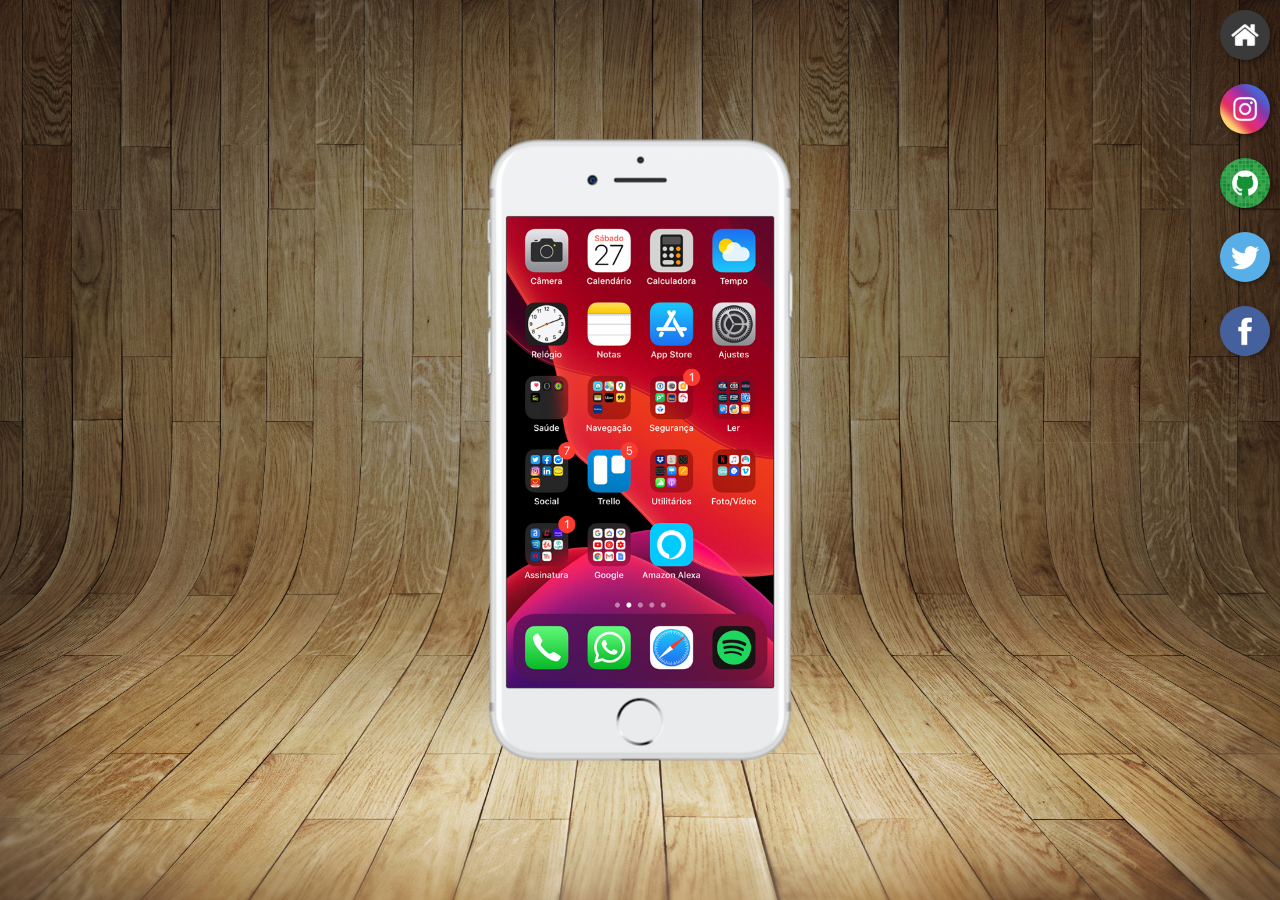
<file: index.html>
<!DOCTYPE html>
<html lang="pt-br">
<head>
    <meta charset="UTF-8">
    <meta http-equiv="X-UA-Compatible" content="IE=edge">
    <meta name="viewport" content="width=device-width, initial-scale=1.0">
    <link rel="shortcut icon" href="favicon.ico" type="image/x-icon">
    <link rel="stylesheet" href="estilos/estilos.css">
    <title>Projeto Redes Sociais</title>
</head>
<body>
    <main>
        <section id="telefone">
            <iframe src="home.html" name="tela" id="tela" frameborder="0">Seu navegador não é compatível com isso</iframe>
        </section>
        <section id="redes-sociais">
            <a href="home.html" target="tela"><img src="imagens/logo-home.jpg" alt="Home"></a><br>
            <a href="instagram.html" target="tela"><img src="imagens/logo-instagram.jpg" alt="Instagram"></a><br>
            <a href="github.html" target="tela"><img src="imagens/logo-github.jpg" alt="GitHub"></a><br>
            <a href="twitter.html" target="tela"><img src="imagens/logo-twitter.jpg" alt="Twitter"></a><br>
            <a href="facebook.html" target="tela"><img src="imagens/logo-facebook.jpg" alt="Facebook"></a>
        </section>
    </main>
</body>
</html>
</file>
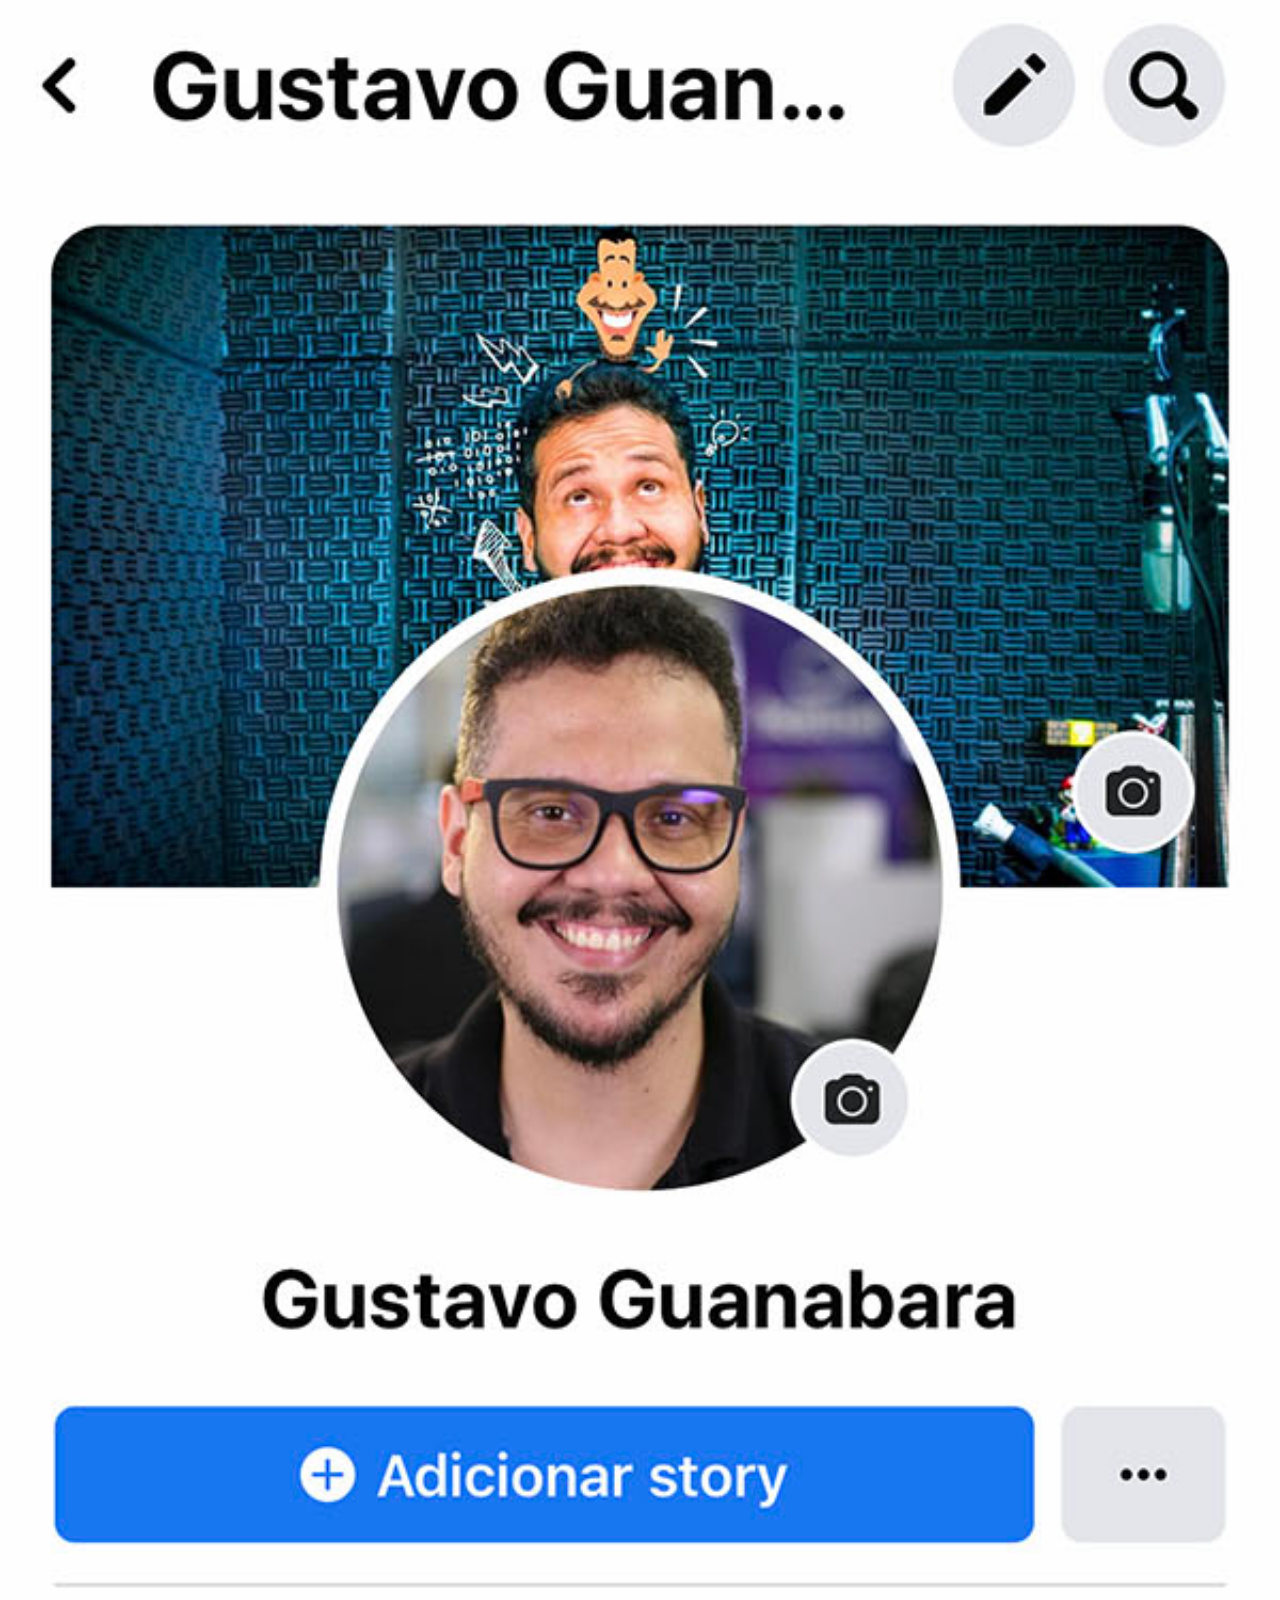
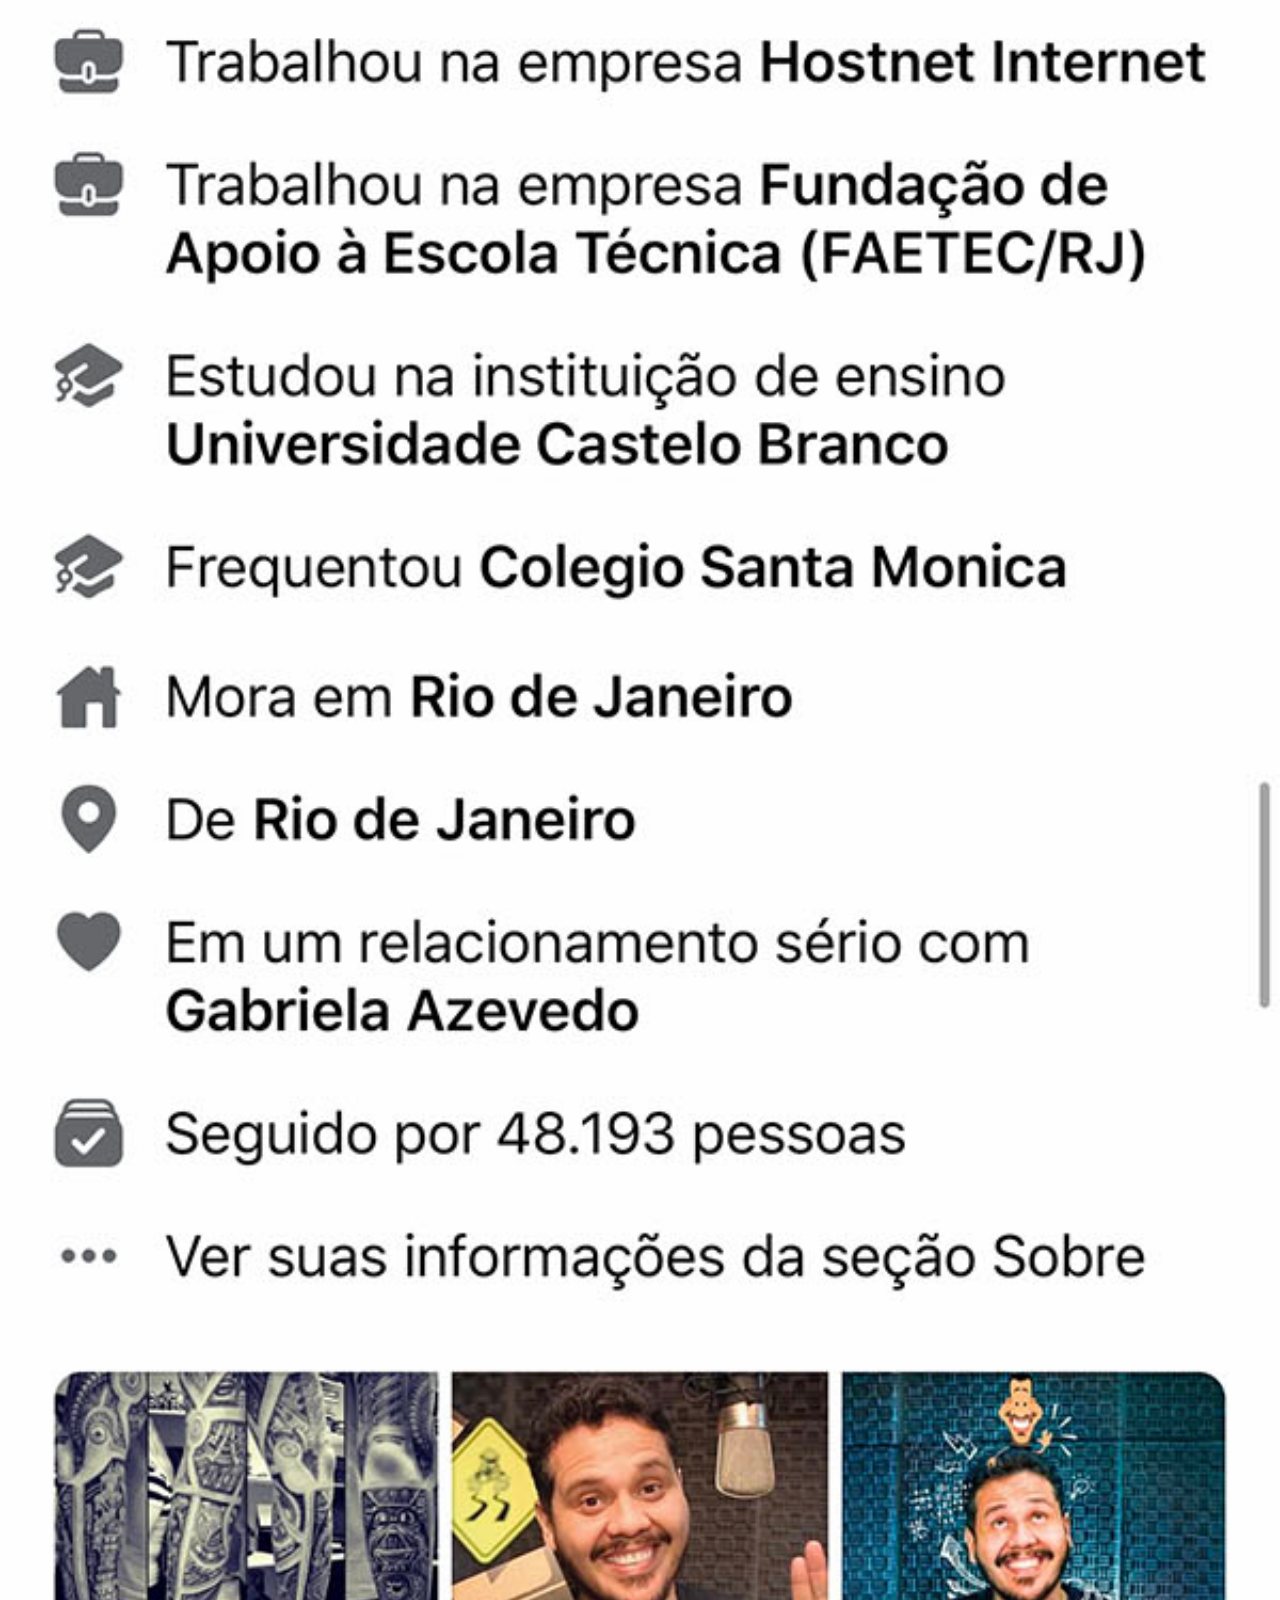
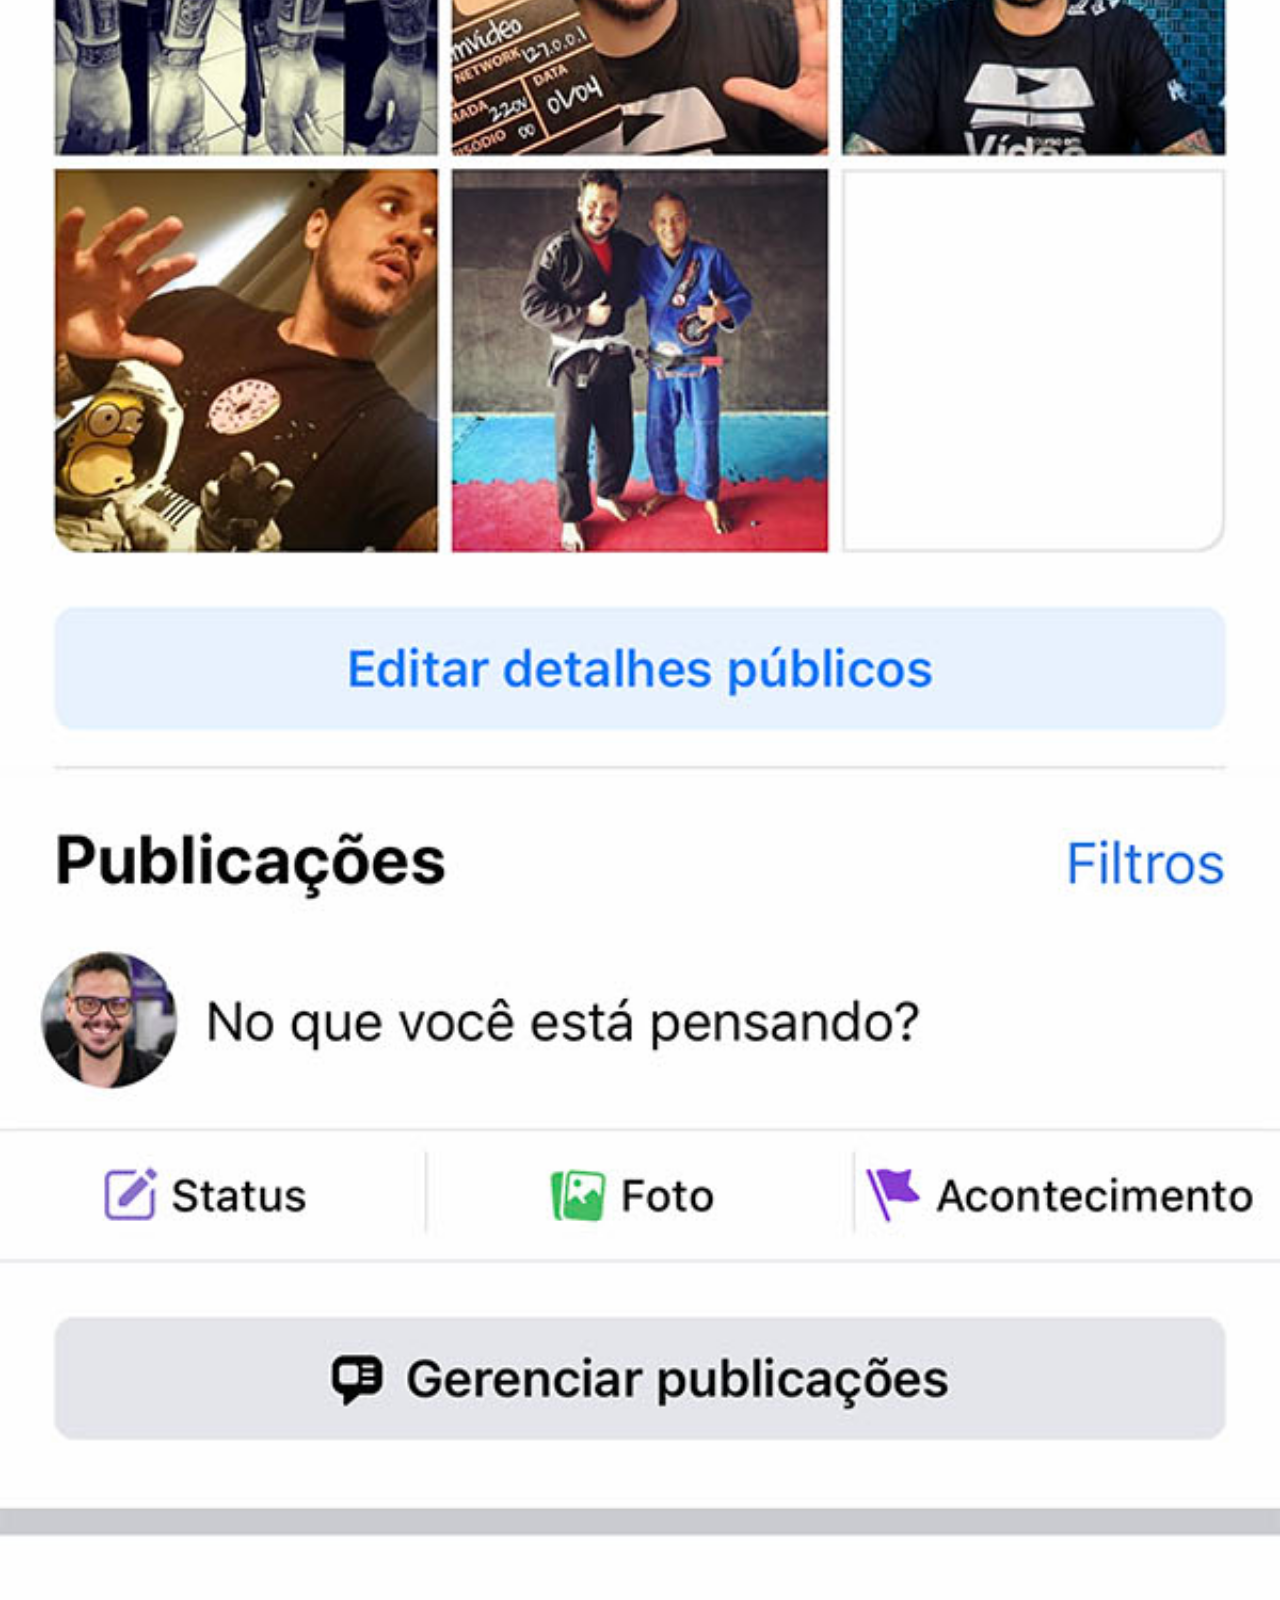
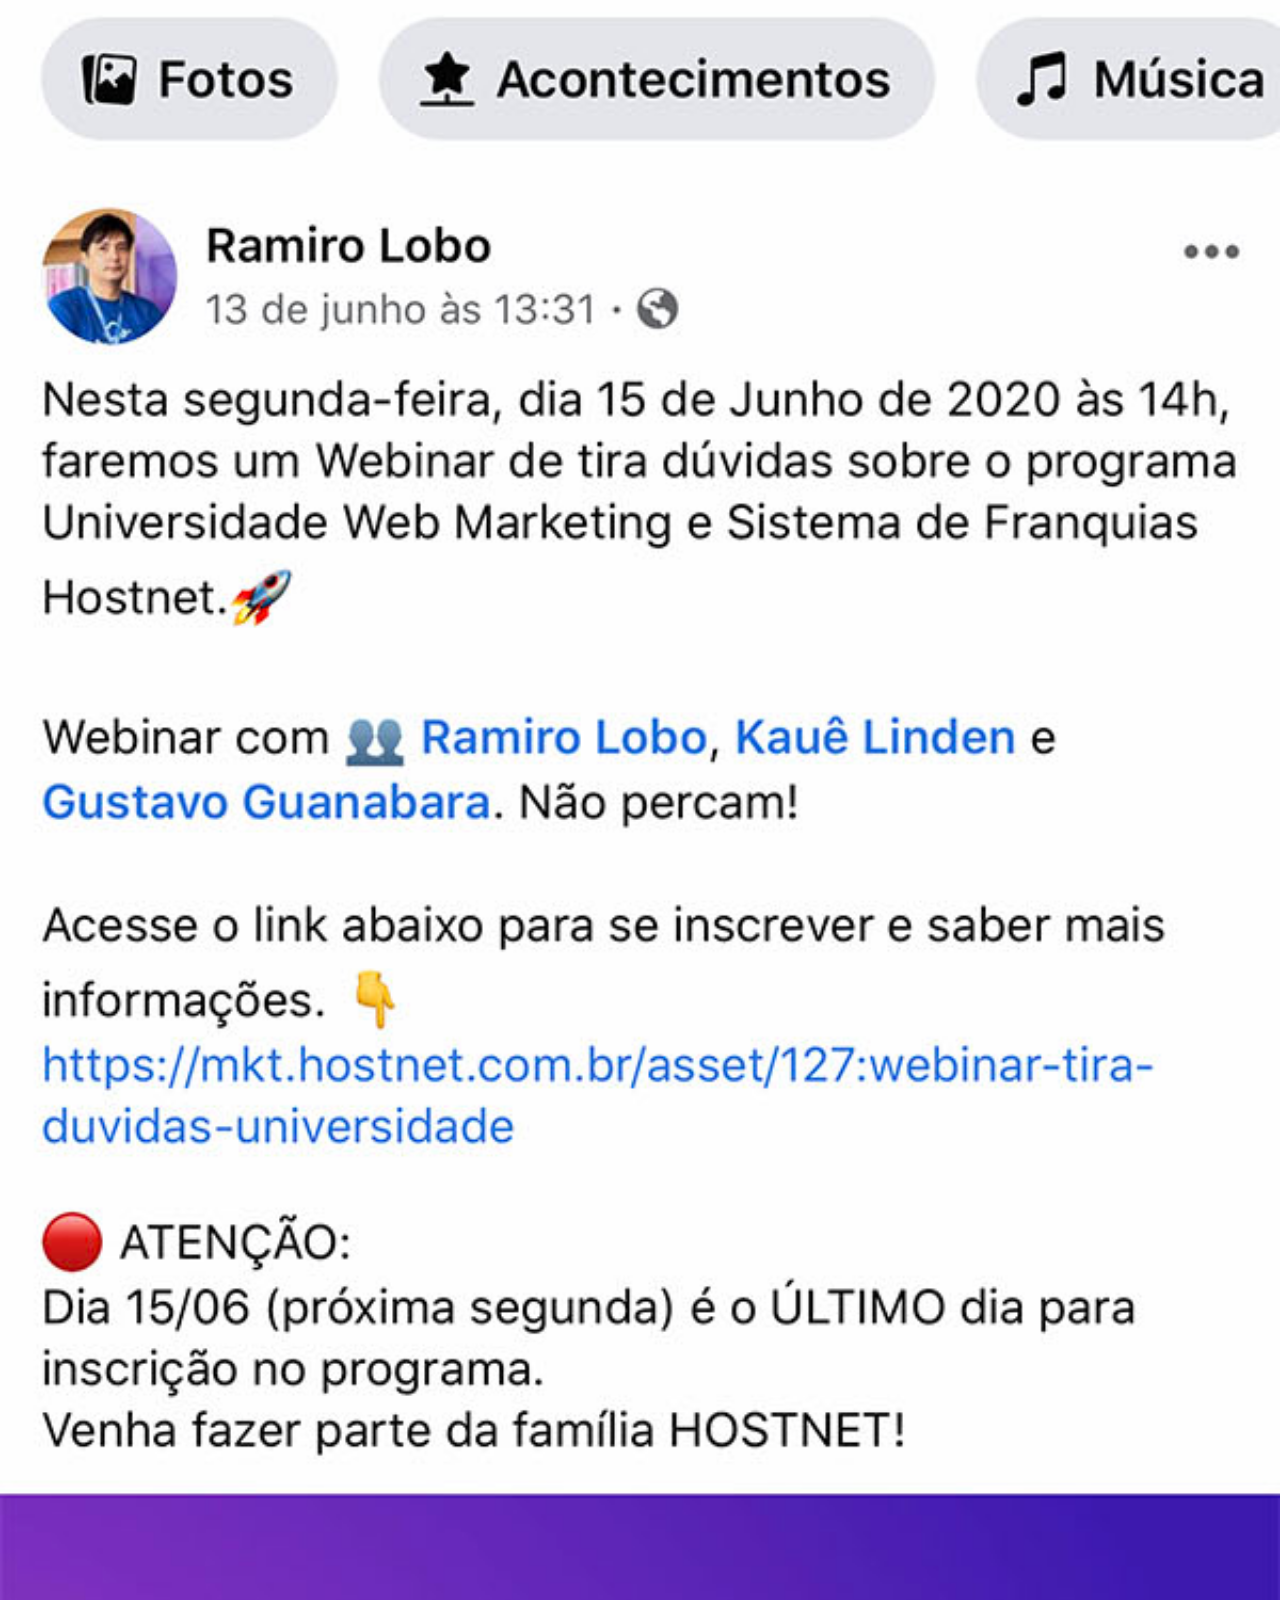
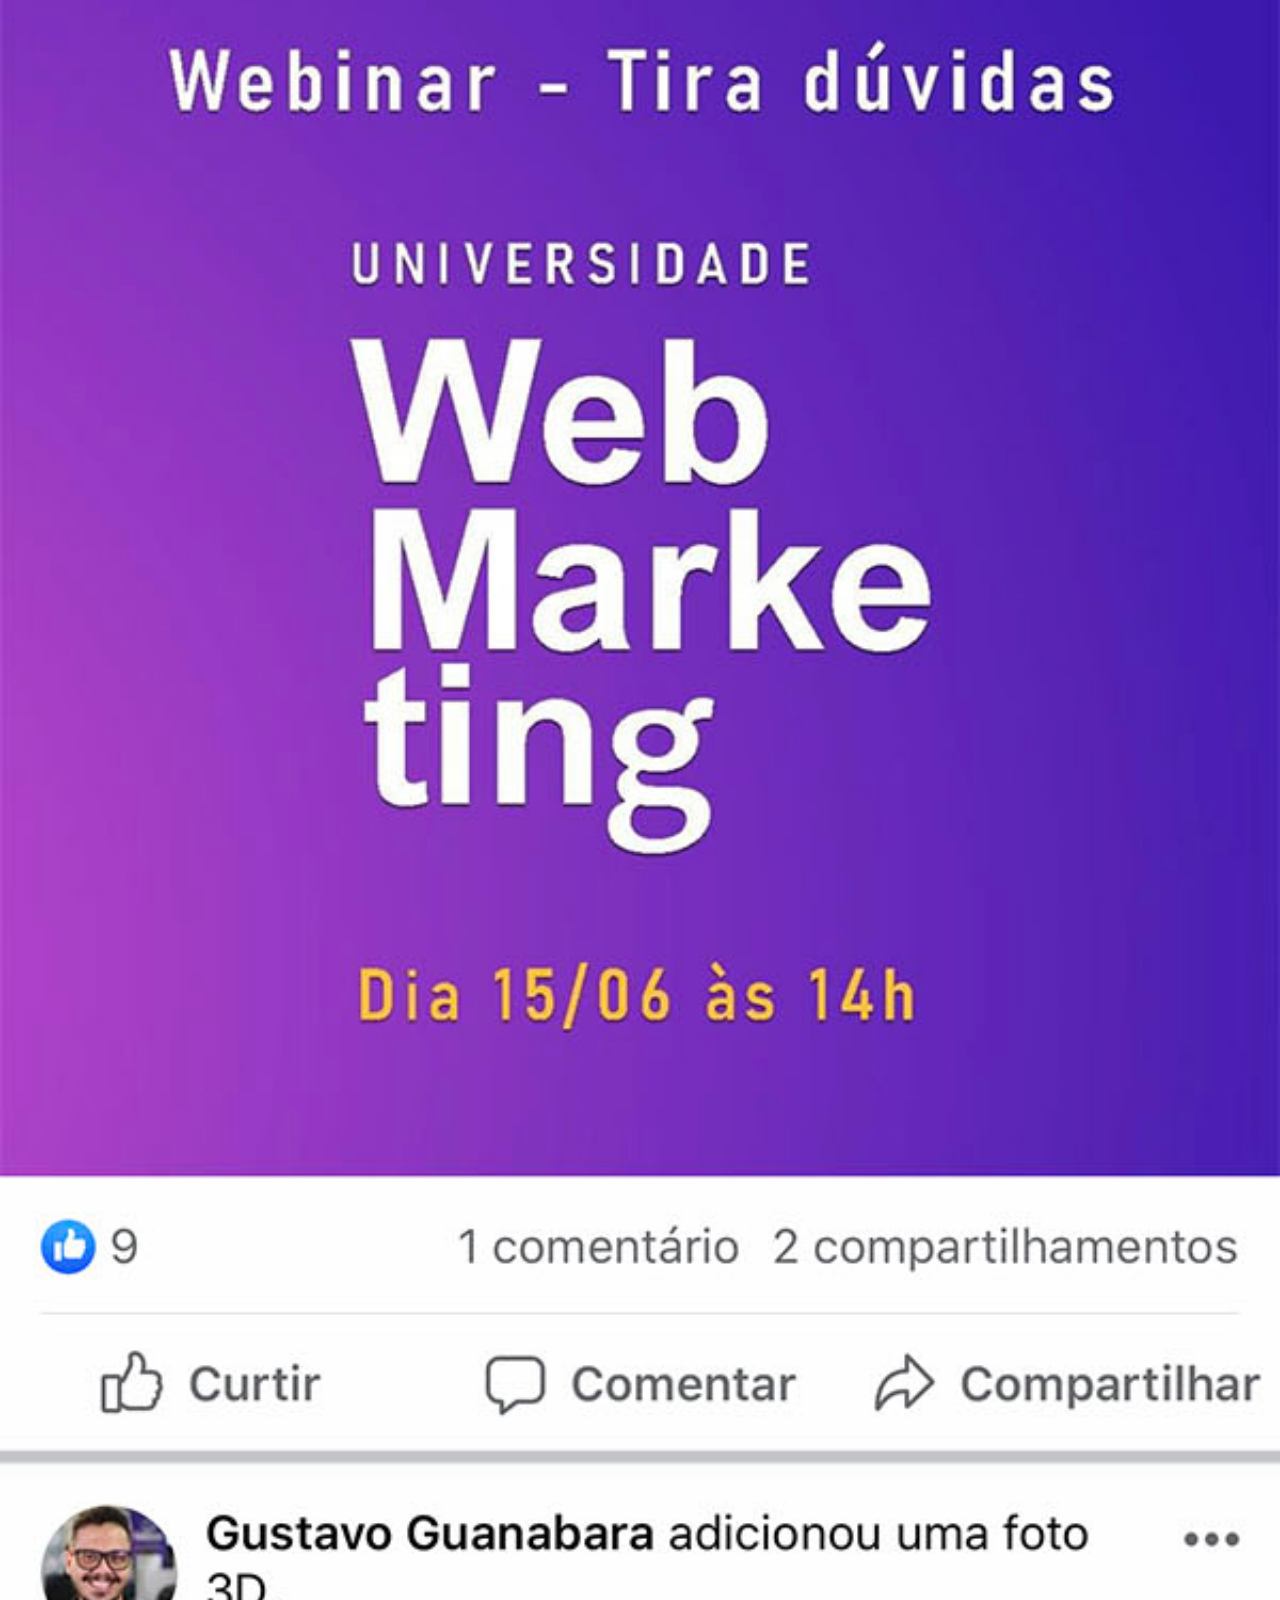
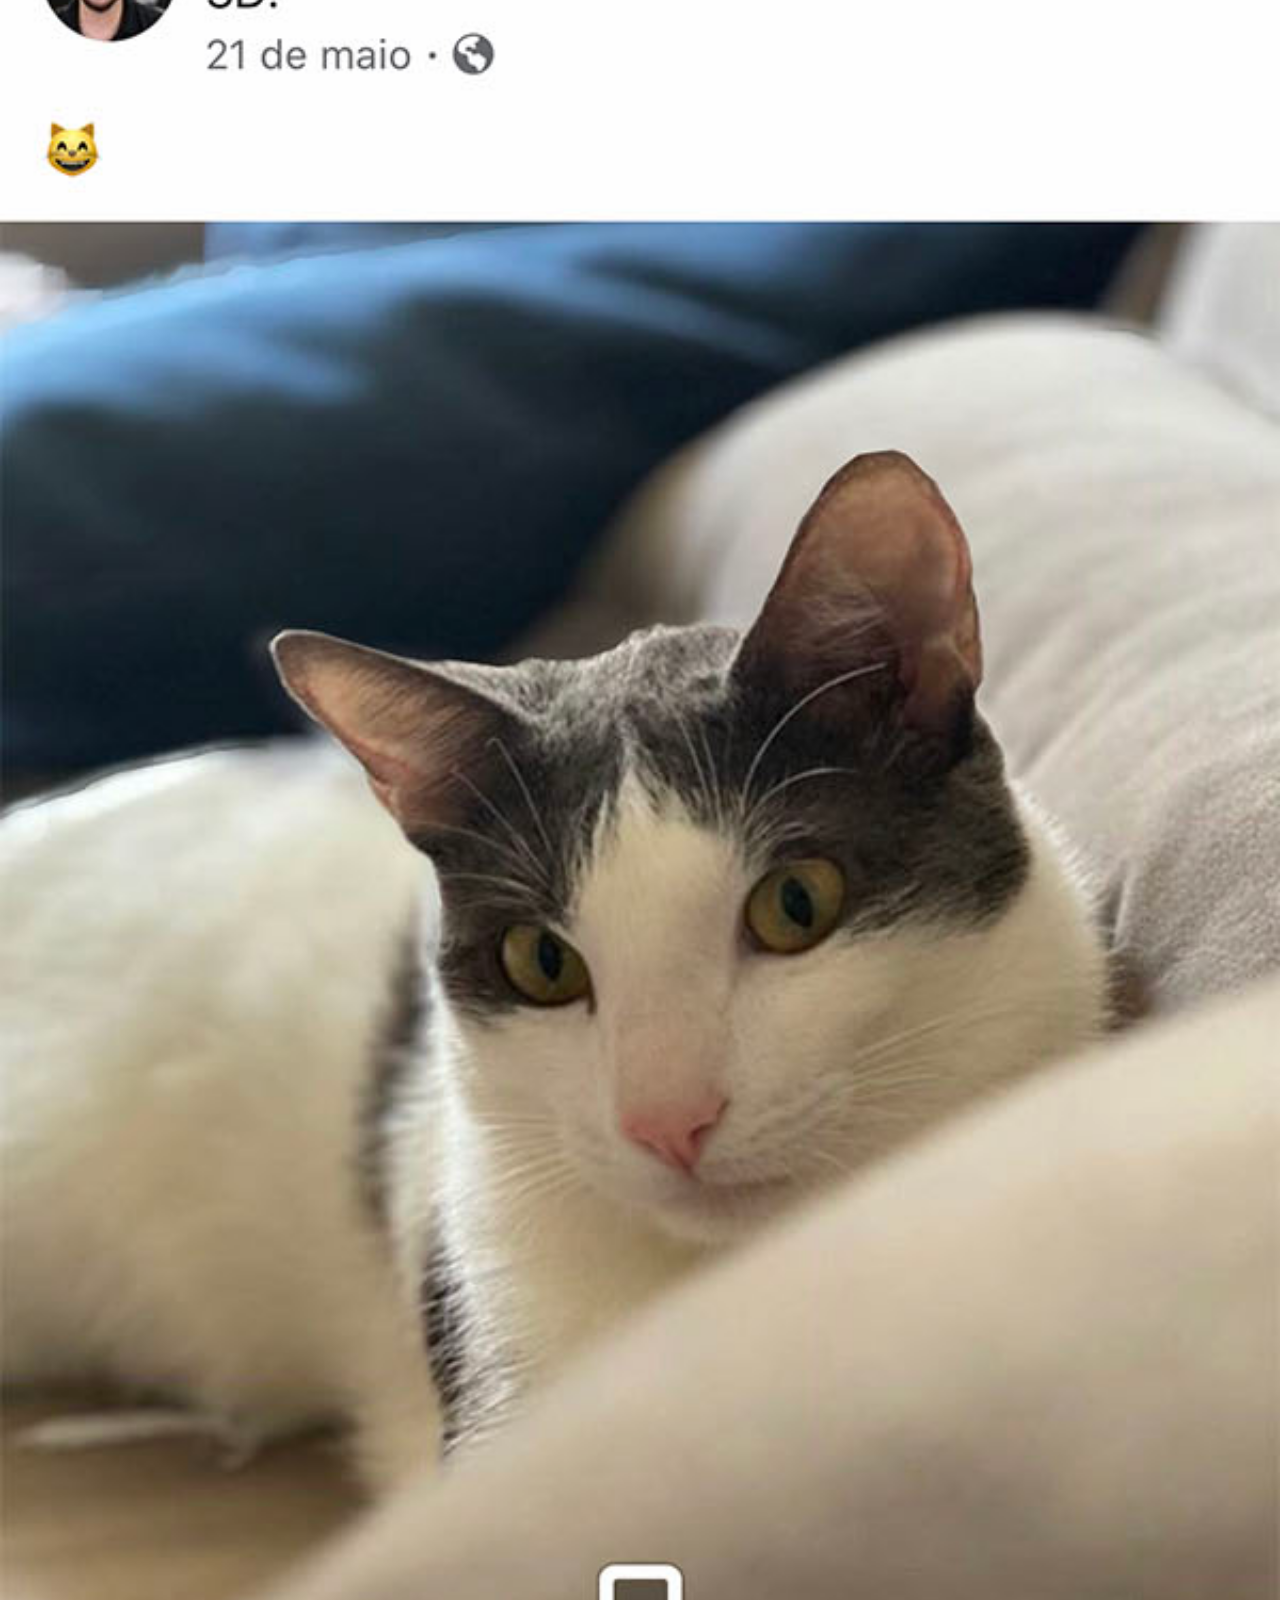
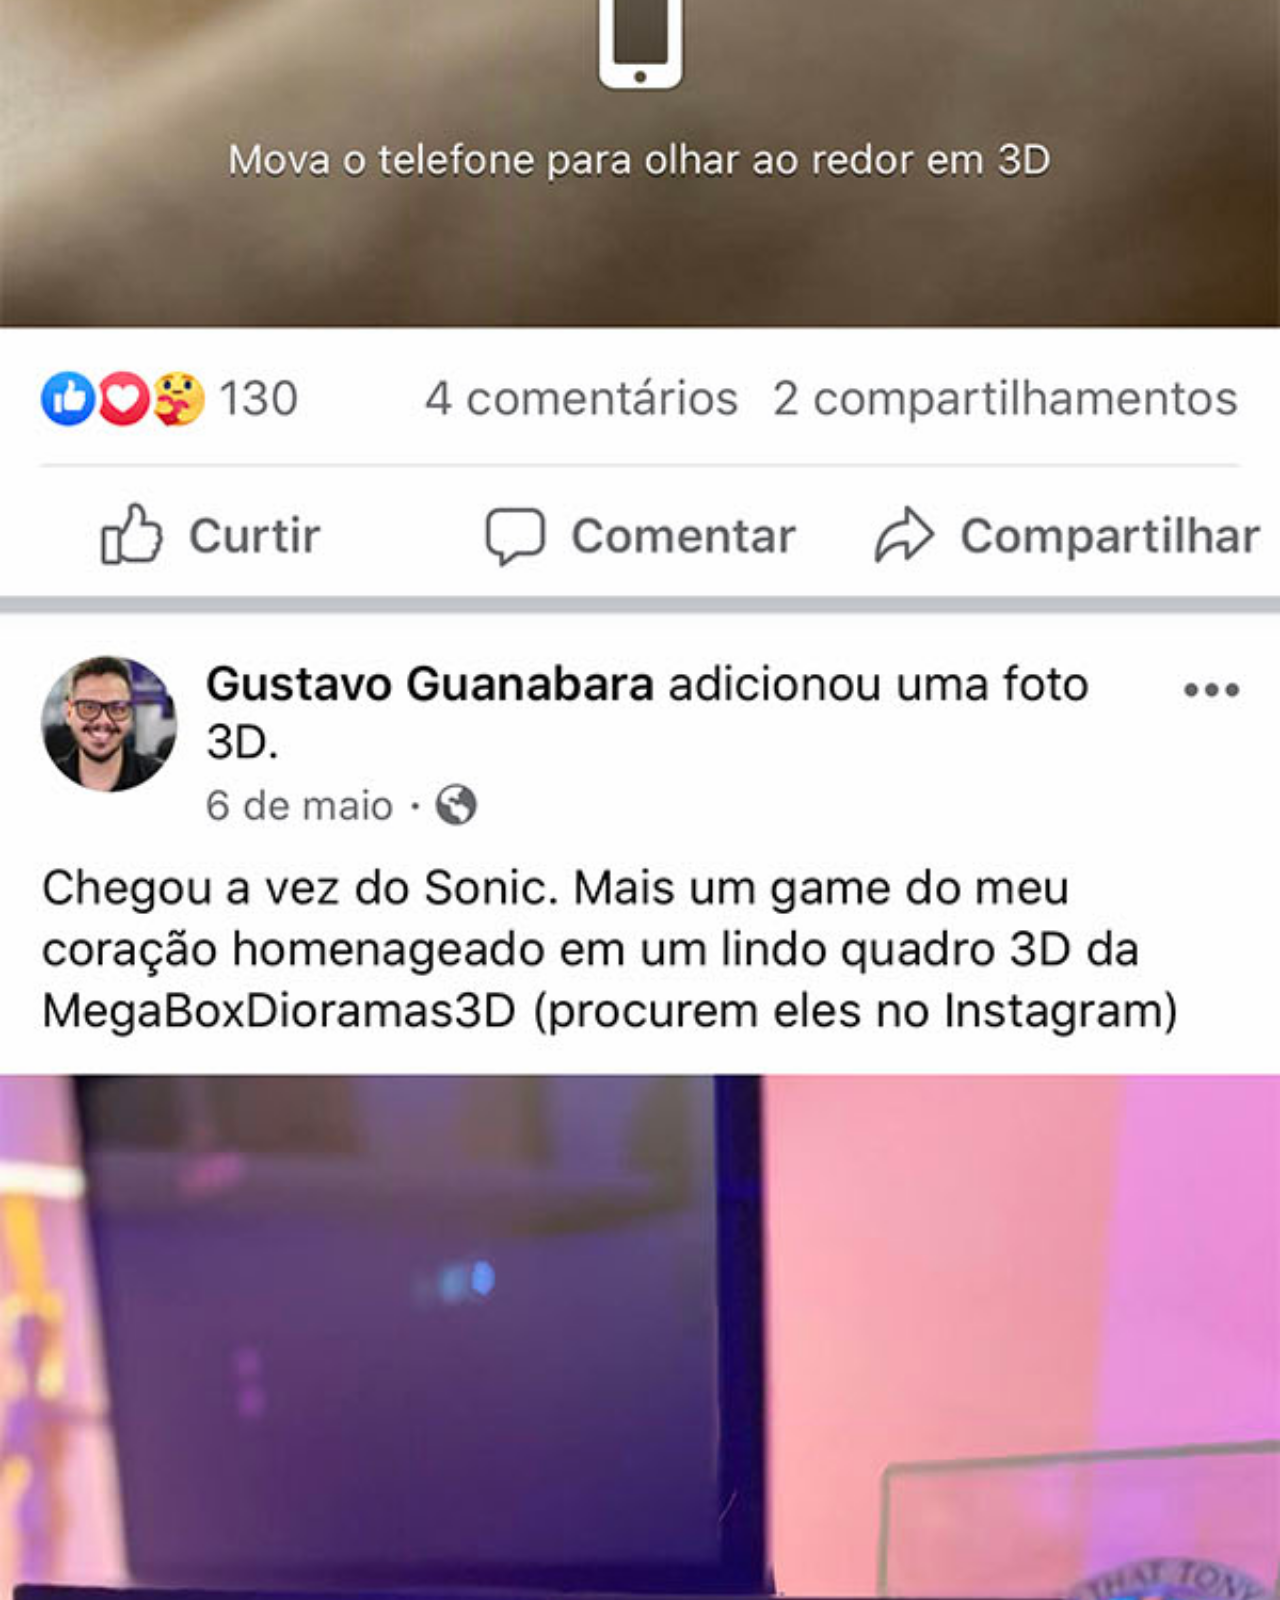
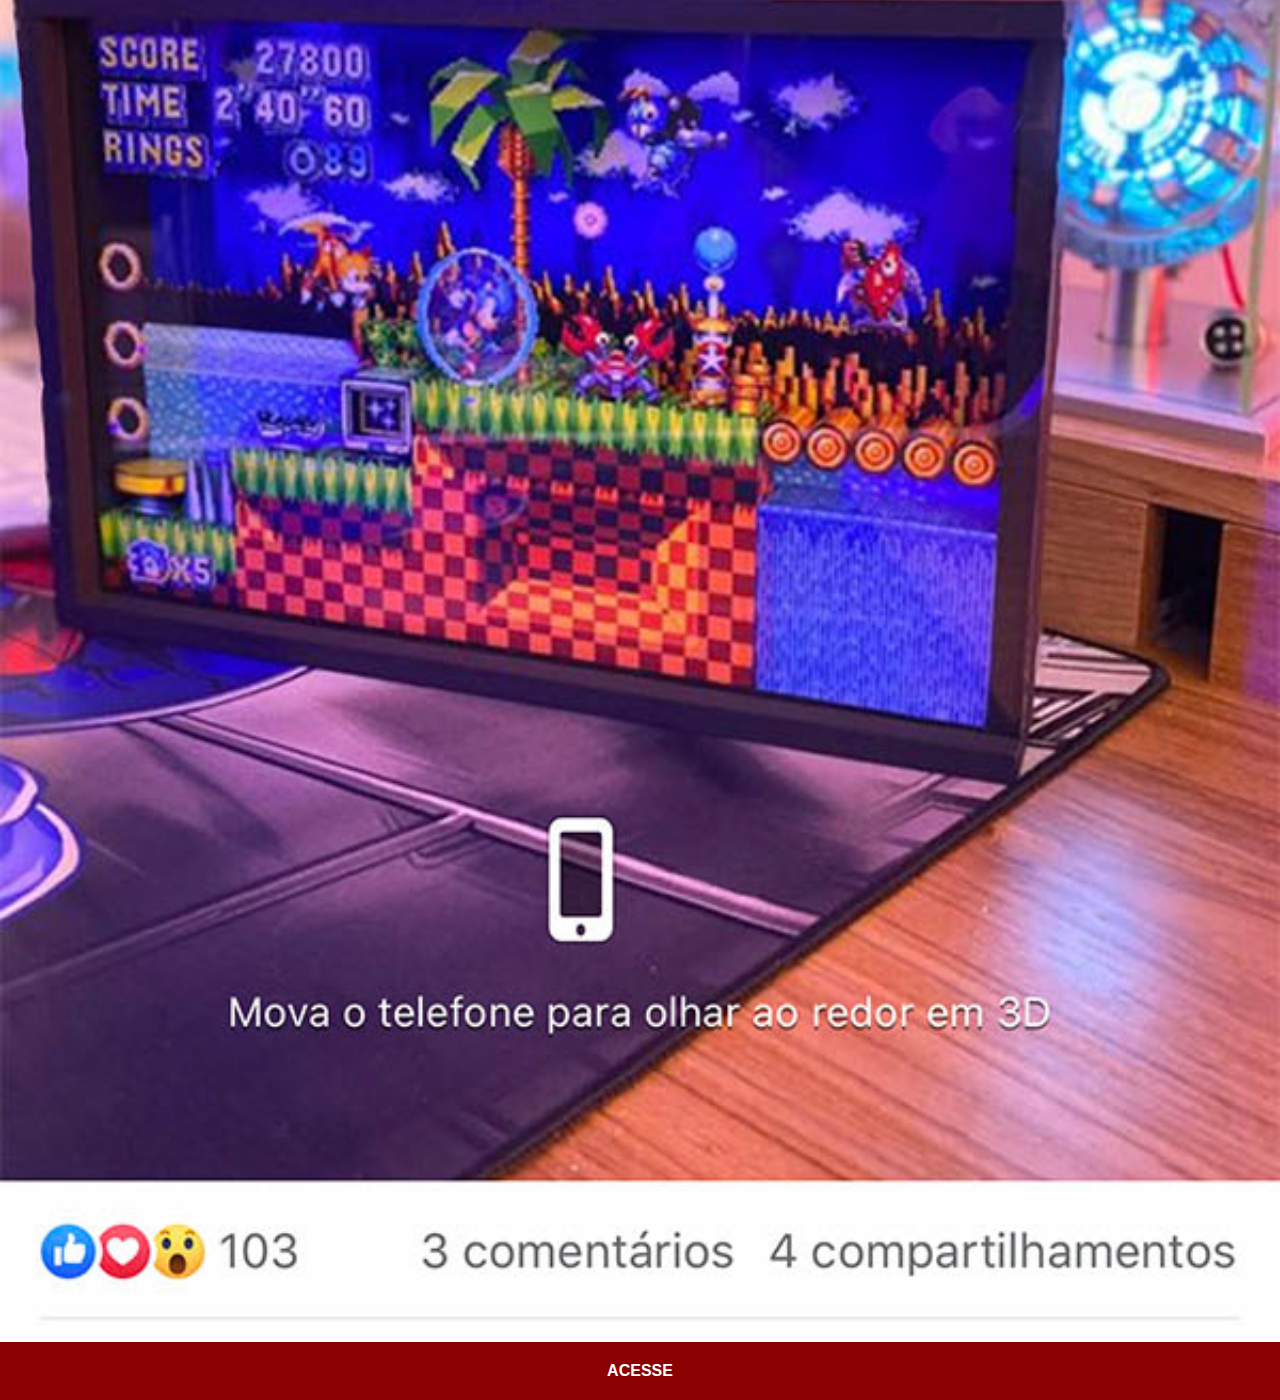
<file: facebook.html>
<!DOCTYPE html>
<html lang="pt-br">
<head>
    <meta charset="UTF-8">
    <meta http-equiv="X-UA-Compatible" content="IE=edge">
    <meta name="viewport" content="width=device-width, initial-scale=1.0">
    <link rel="stylesheet" href="estilos/social.css">
    <title>Facebook</title>
</head>
<body>
    <img src="imagens/tela-facebook.jpg" alt="">
    <a href="#">ACESSE</a>
</body>
</html>
</file>
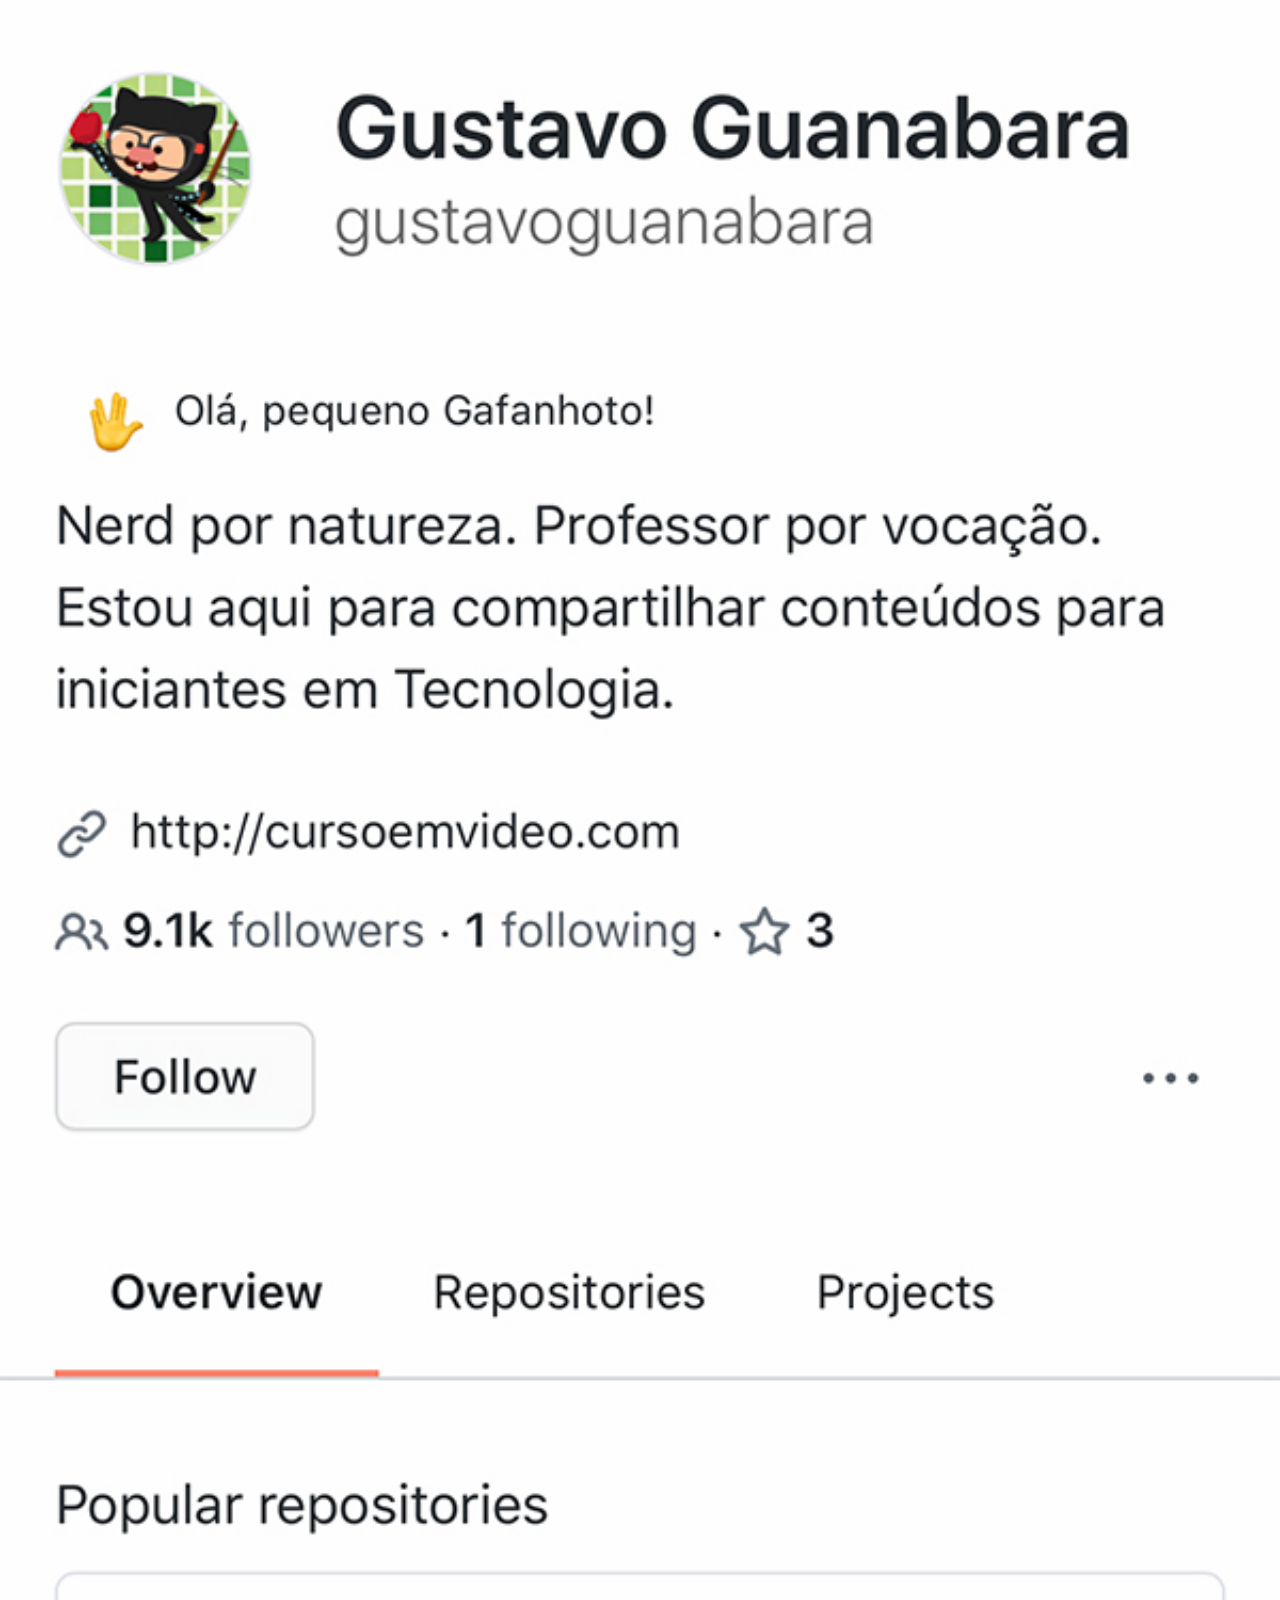
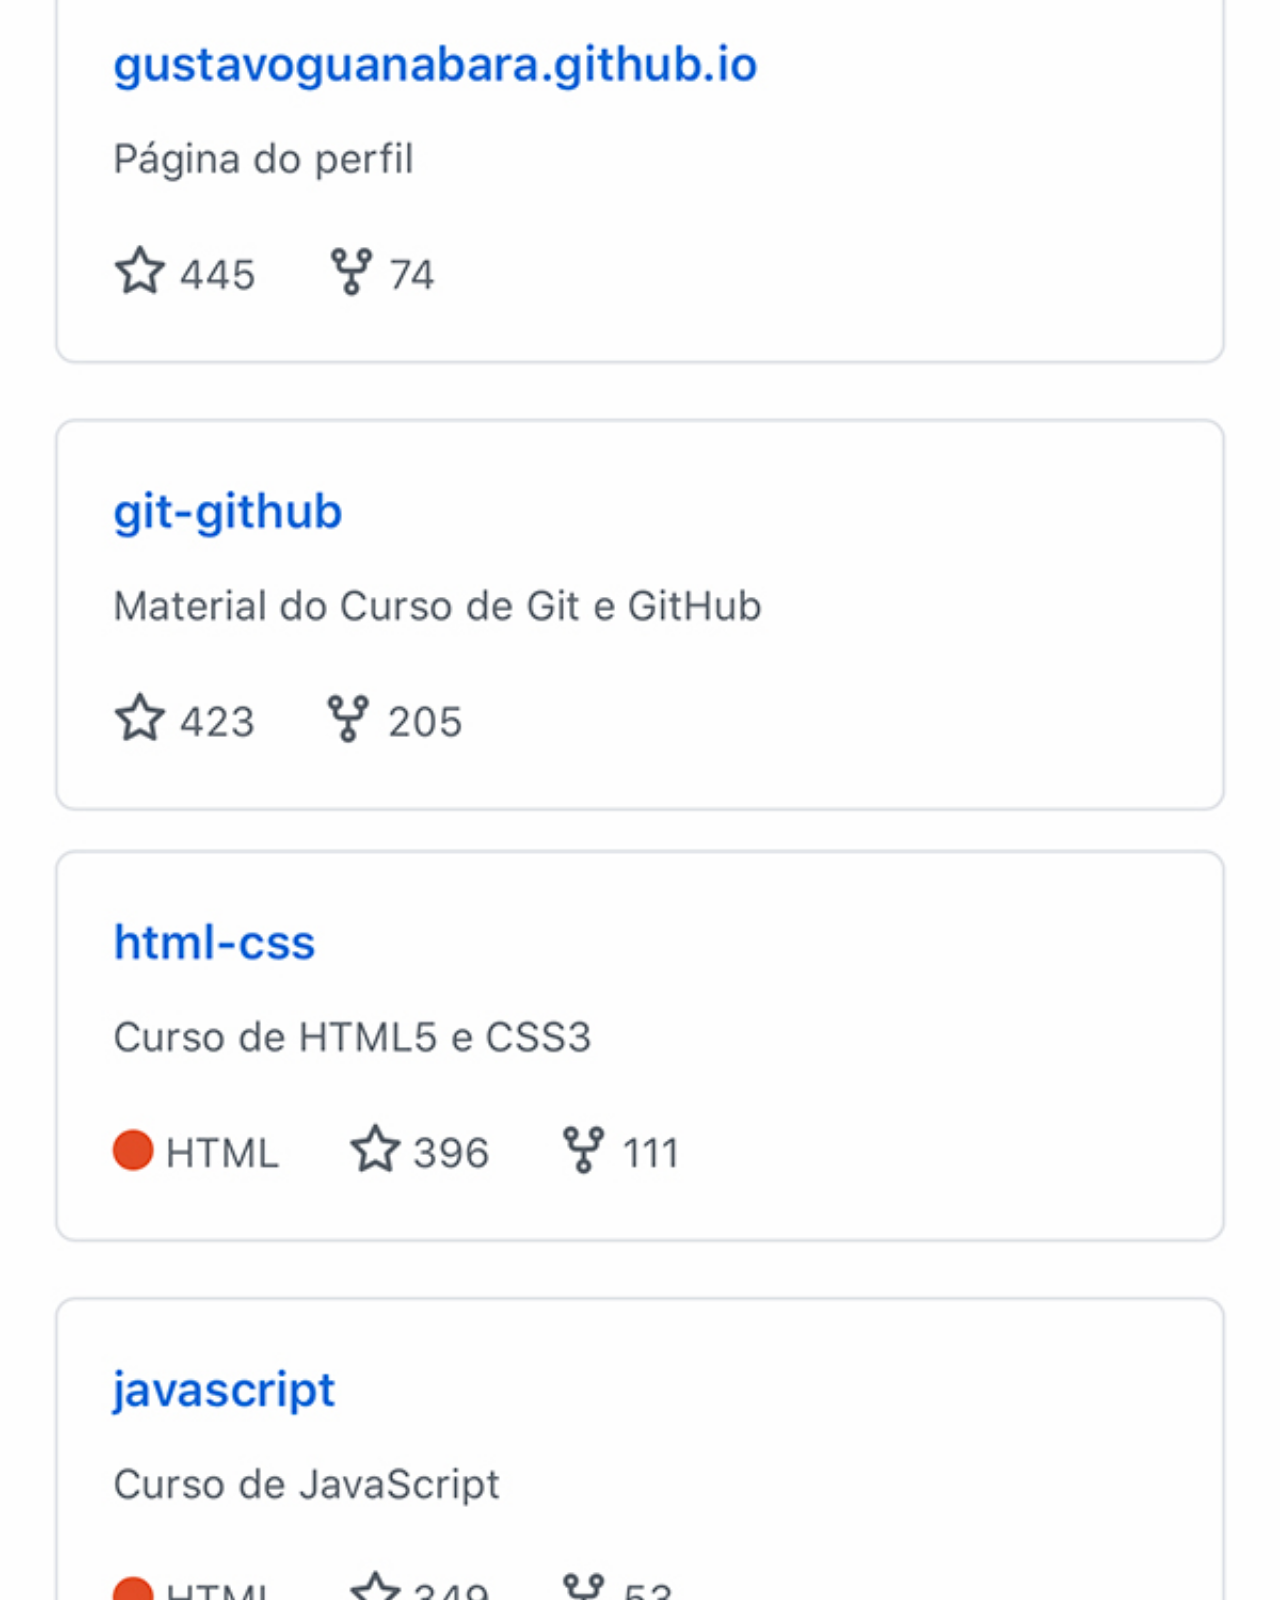
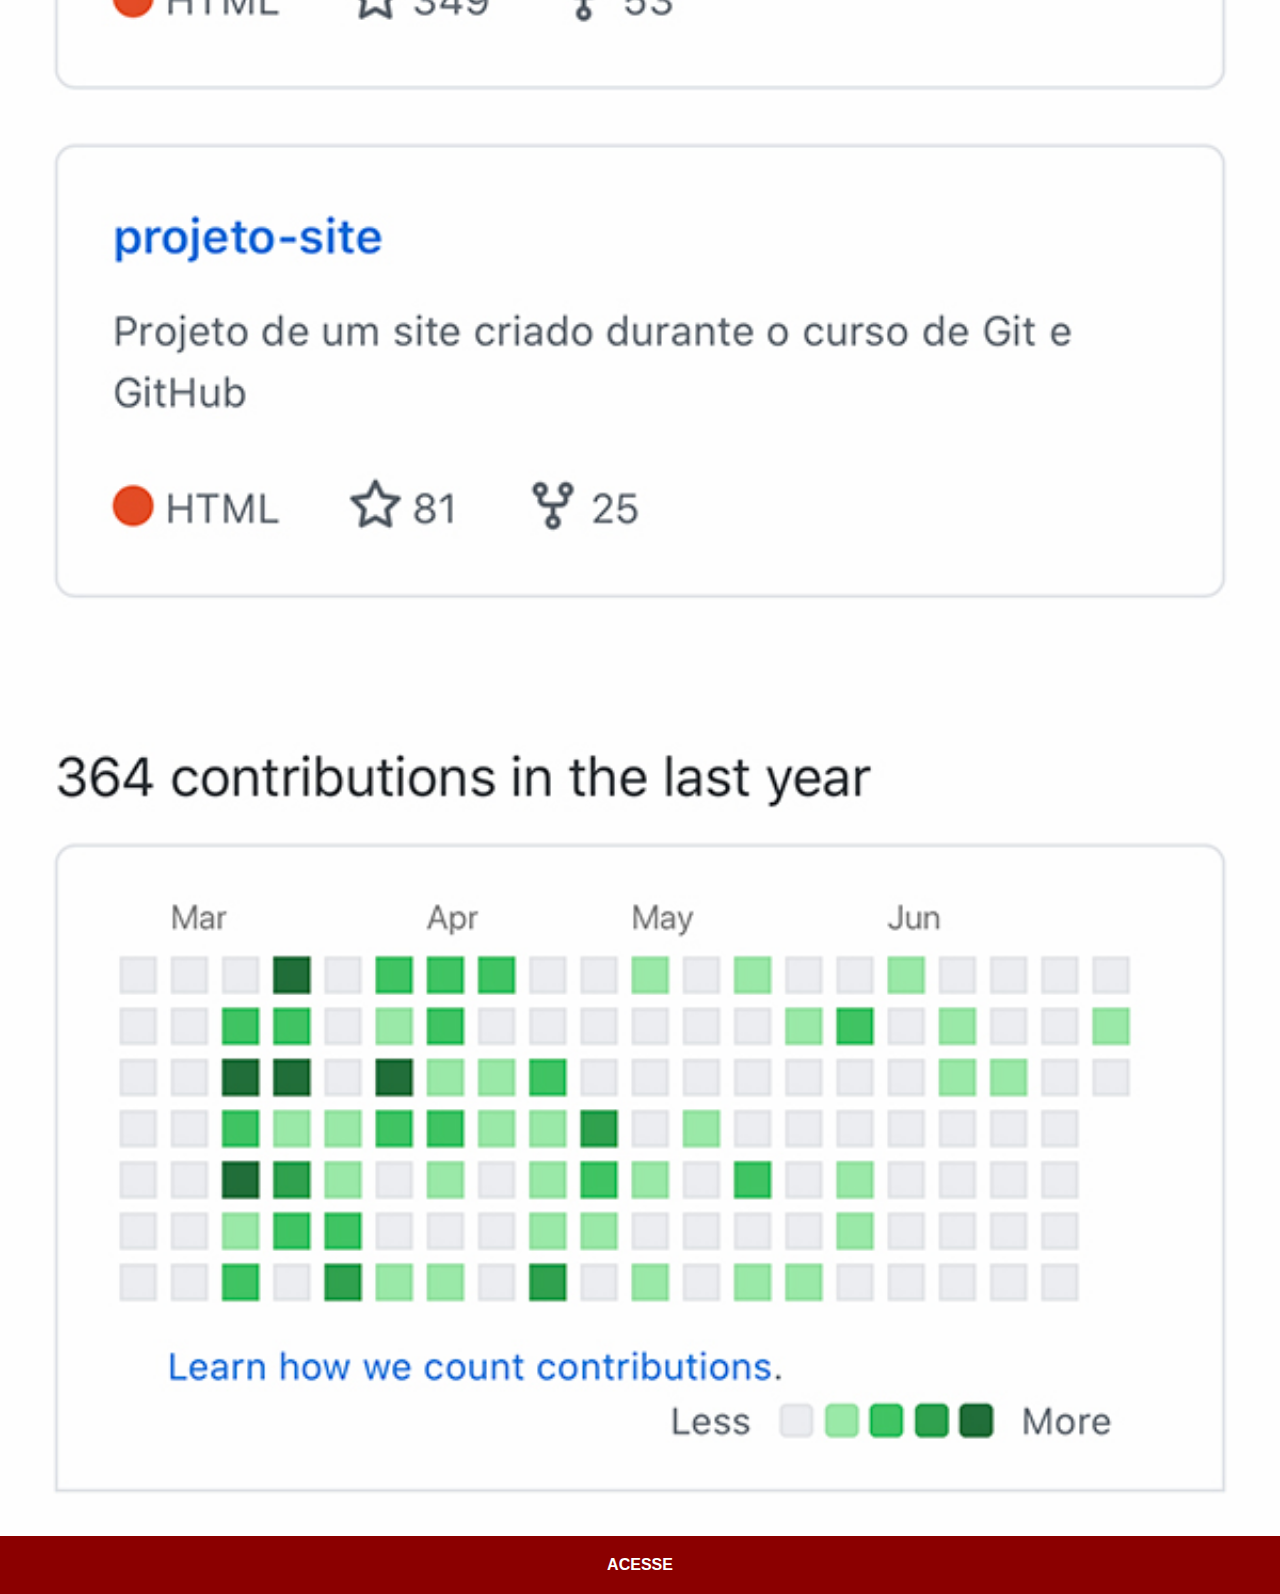
<file: github.html>
<!DOCTYPE html>
<html lang="pt-br">
<head>
    <meta charset="UTF-8">
    <meta http-equiv="X-UA-Compatible" content="IE=edge">
    <meta name="viewport" content="width=device-width, initial-scale=1.0">
    <link rel="stylesheet" href="estilos/social.css">
    <title>GitHub</title>
</head>
<body>
    <img src="imagens/tela-github.jpg" alt="">
    <a href="#">ACESSE</a>
</body>
</html>
</file>
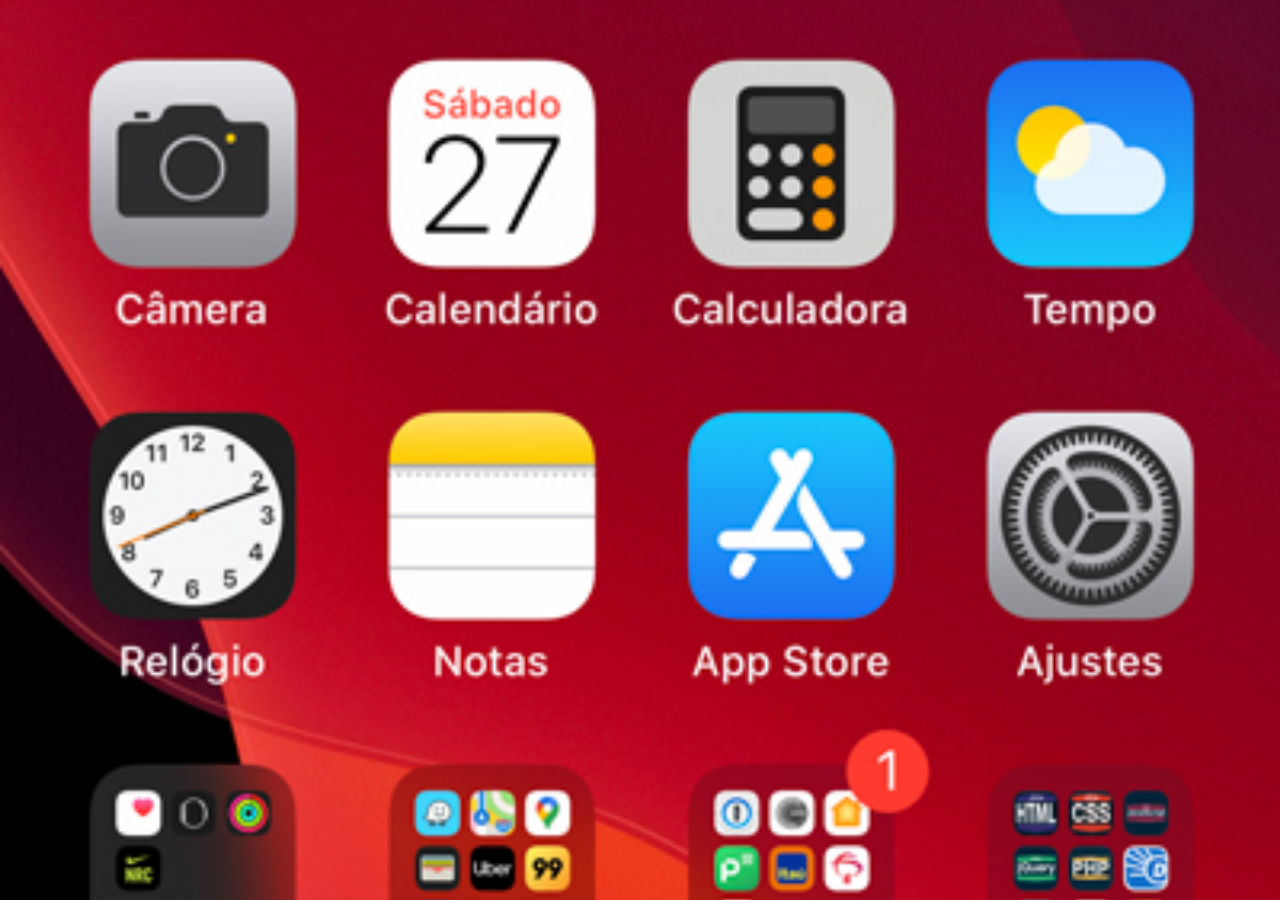
<file: home.html>
<!DOCTYPE html>
<html lang="pt-br">
<head>
    <meta charset="UTF-8">
    <meta http-equiv="X-UA-Compatible" content="IE=edge">
    <meta name="viewport" content="width=device-width, initial-scale=1.0">
    <title>Home</title>
    <style>
        * {
            margin: 0px;
            padding: 0px;
        }

        body {
            width: 100vw;
            height: 100vh;
            background: black url(./imagens/tela-home.jpg) no-repeat top center;
            background-size: cover;
        }
    </style>
</head>
<body>
    
</body>
</html>
</file>
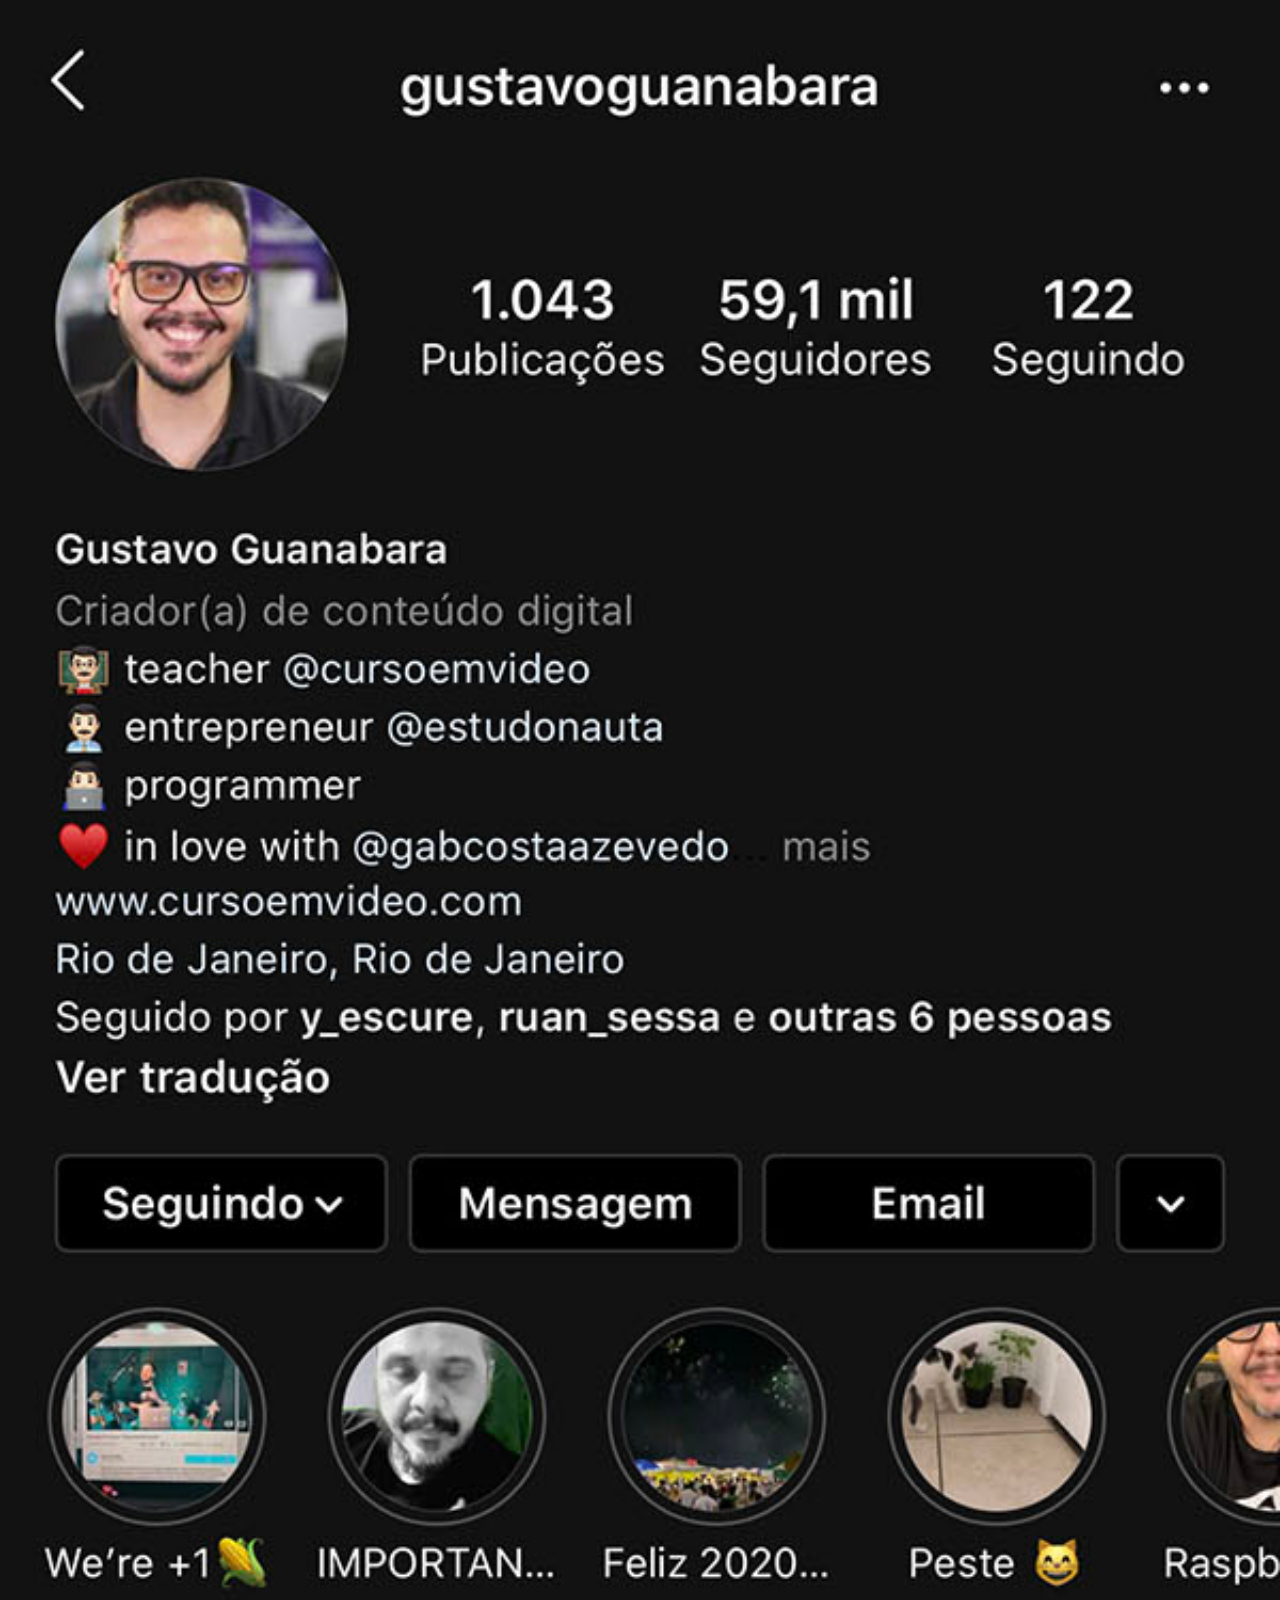
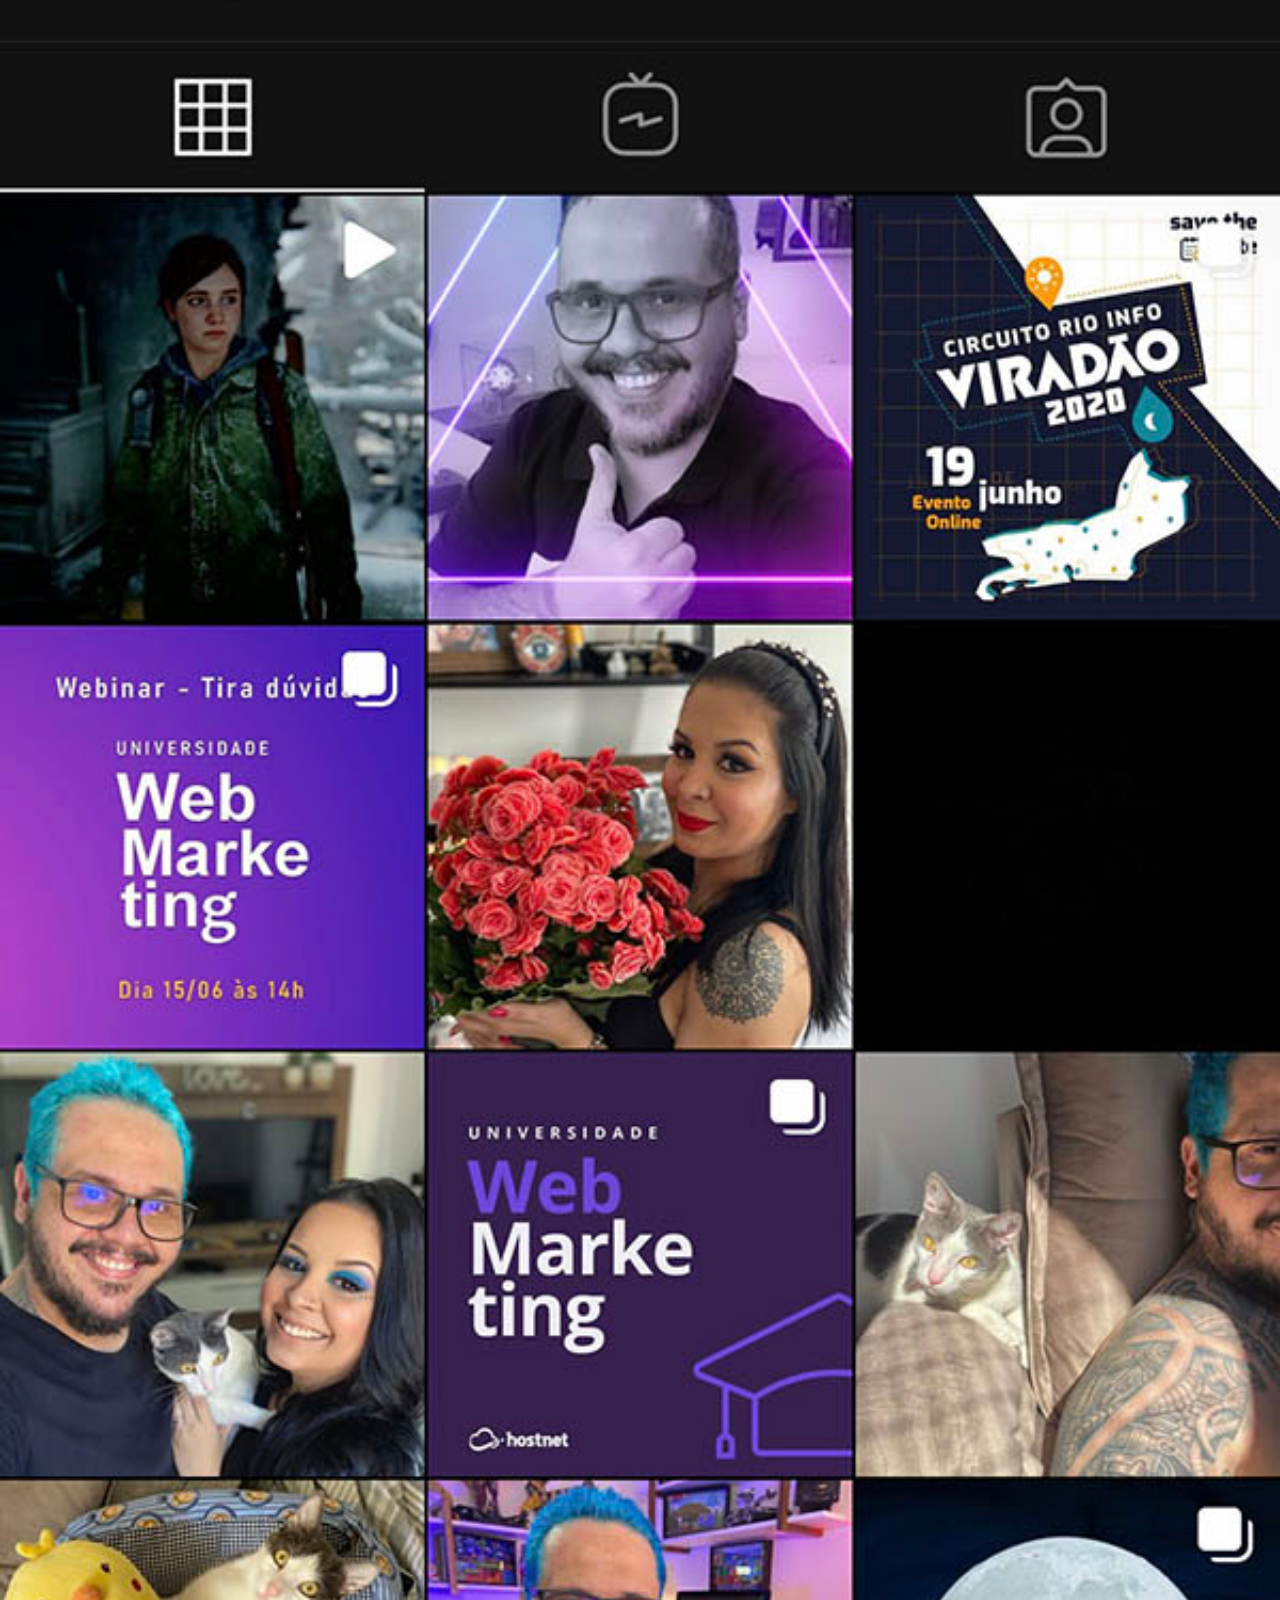
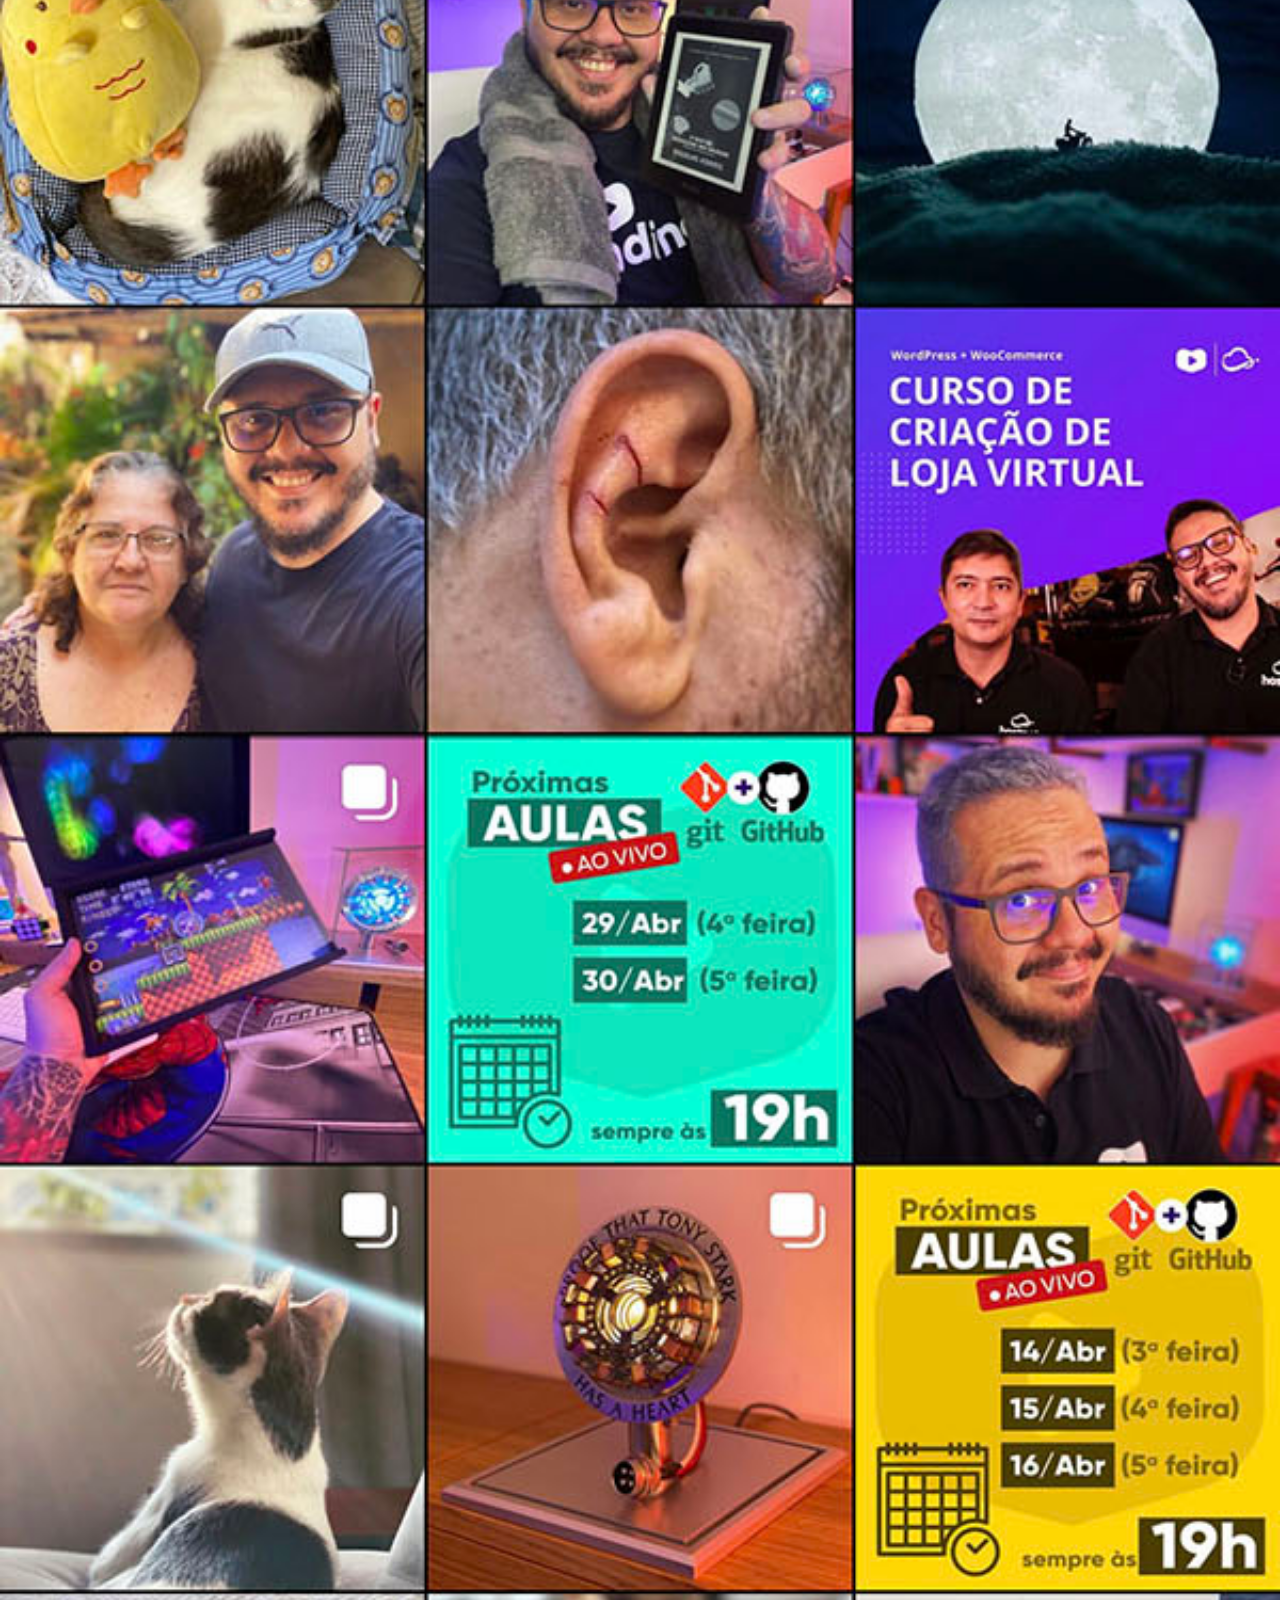
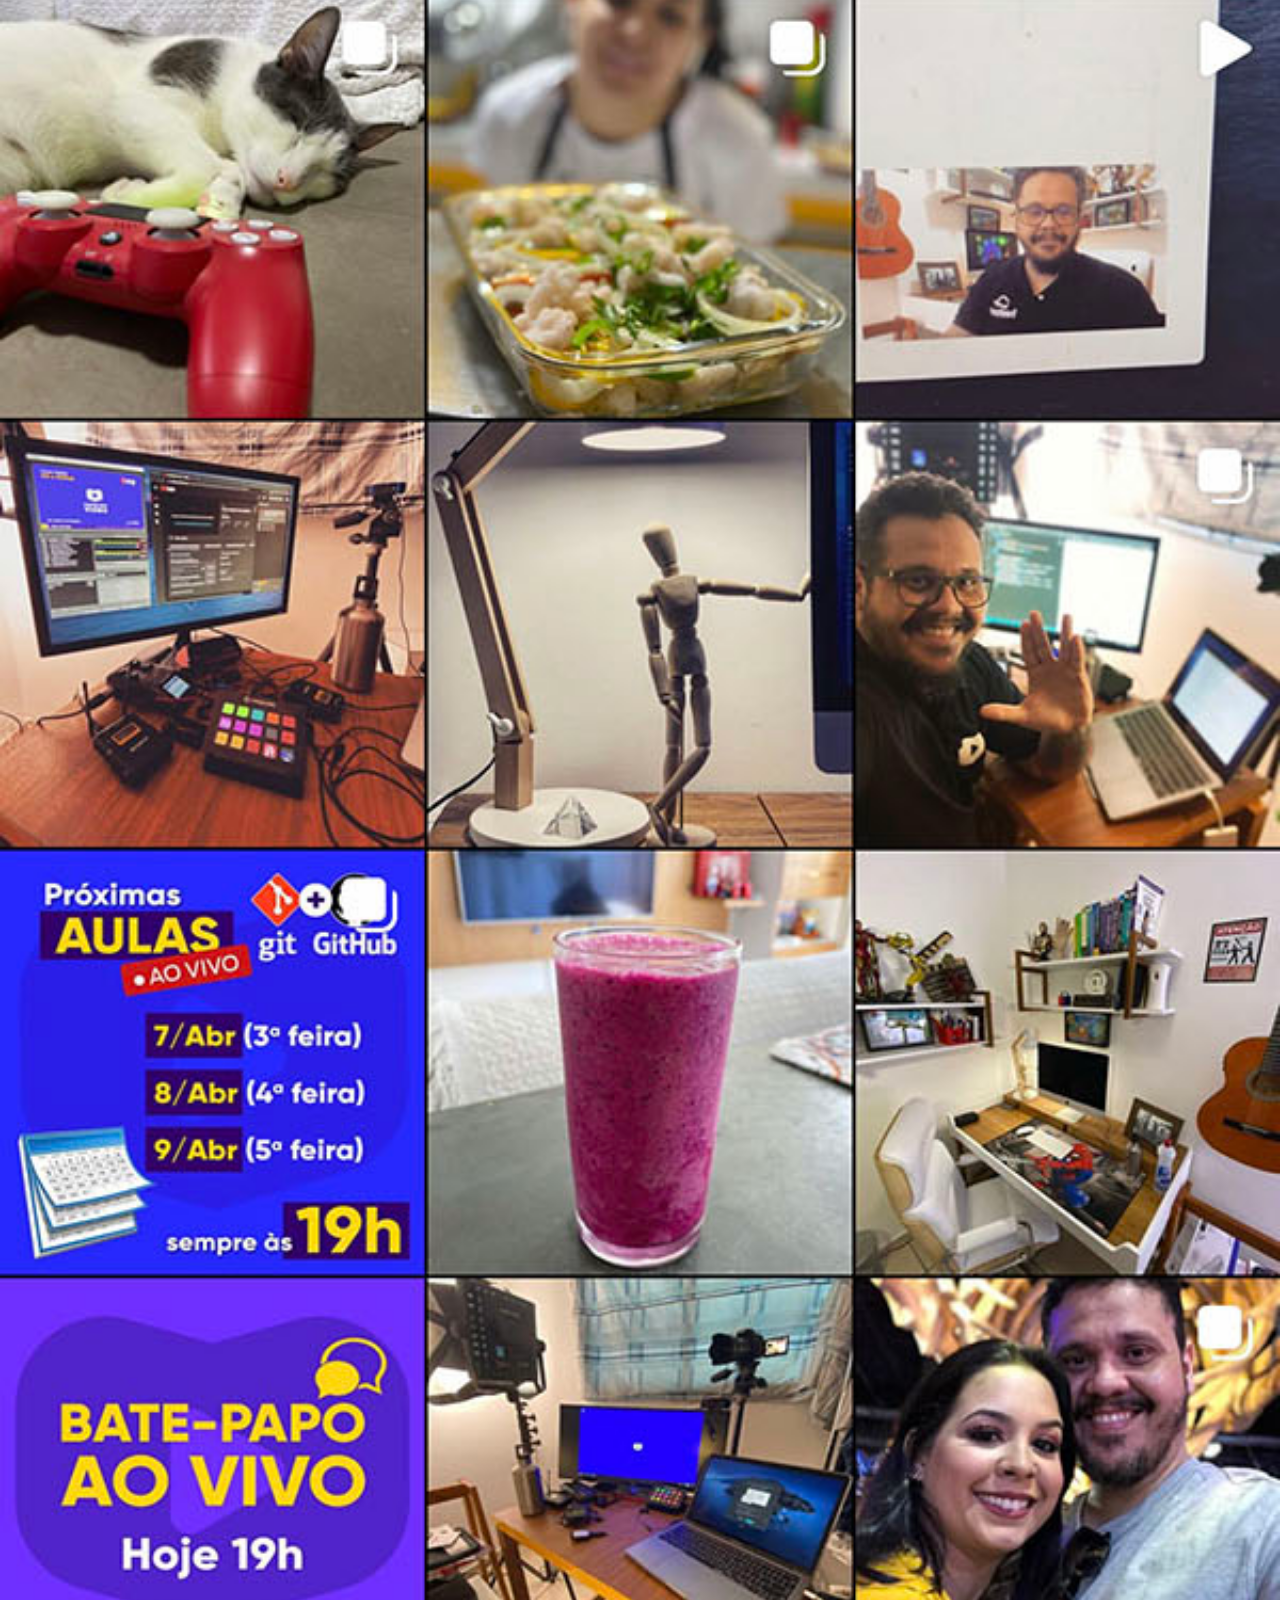
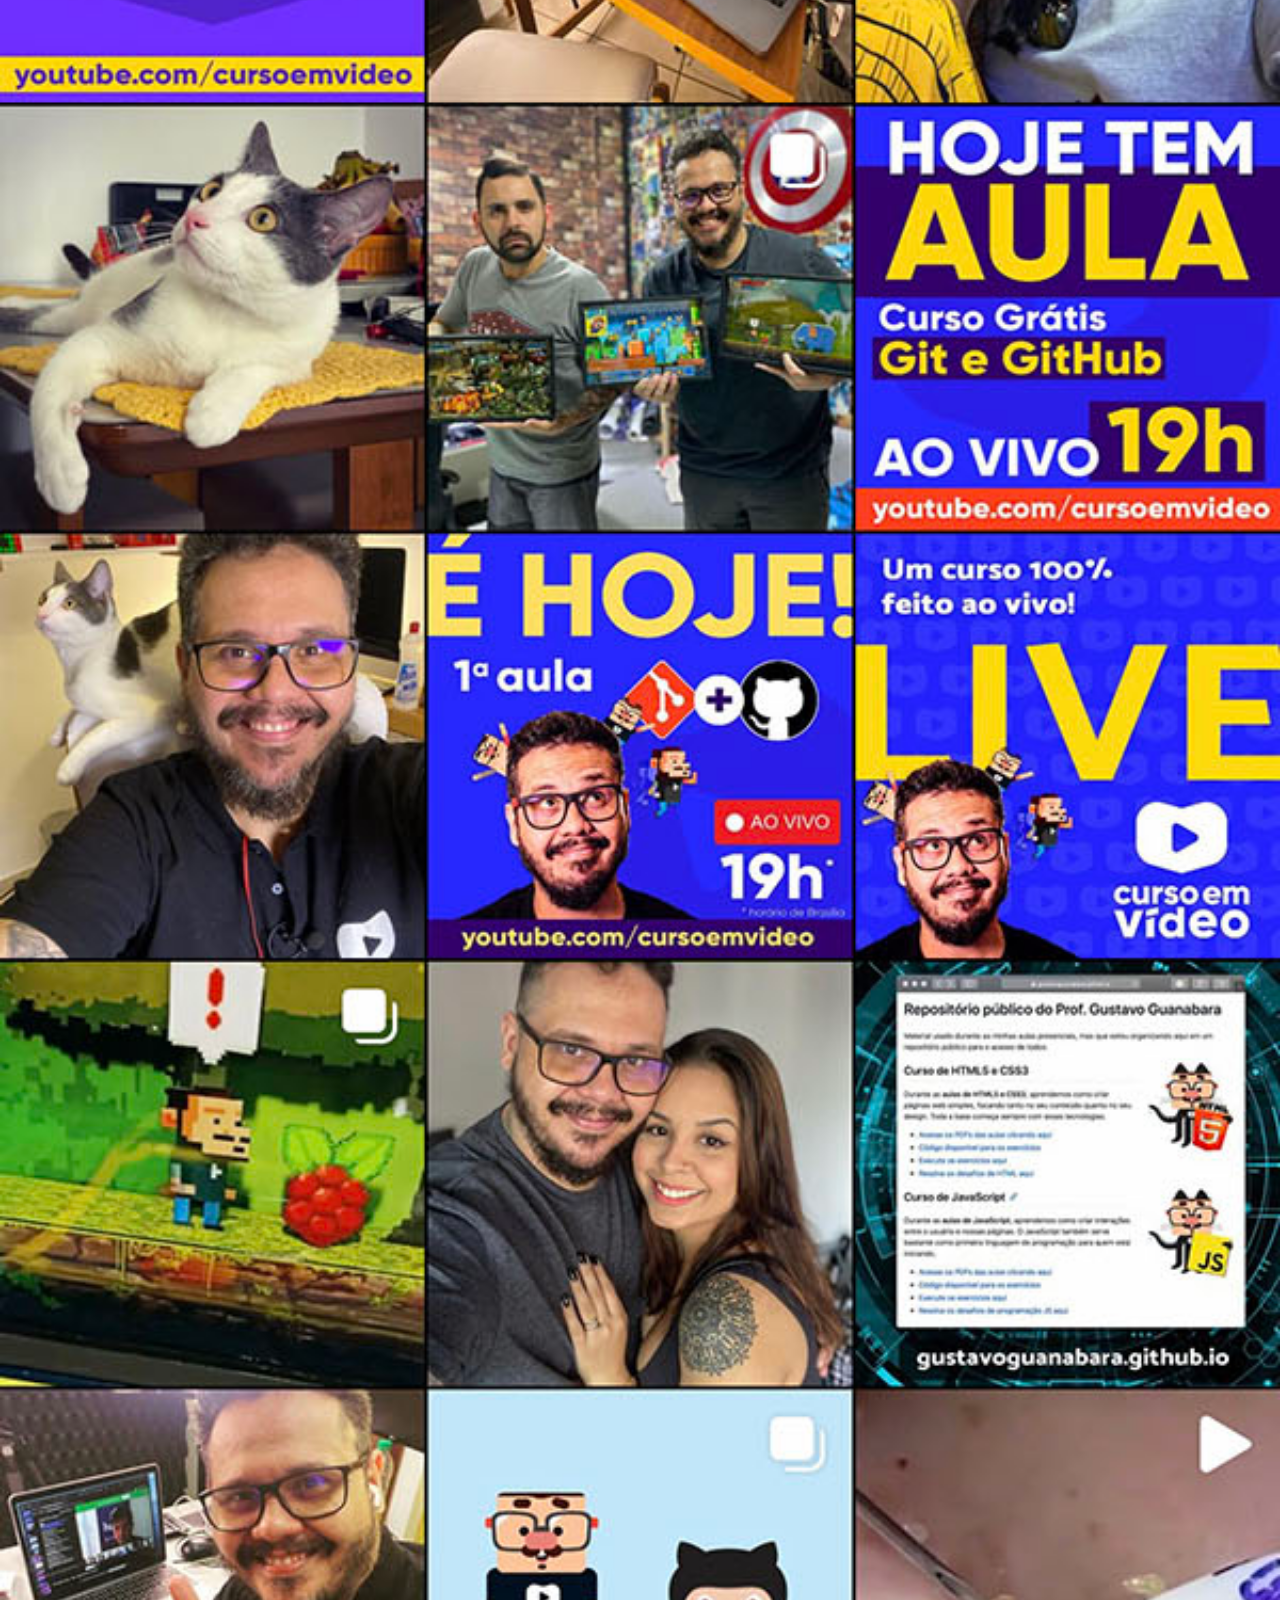
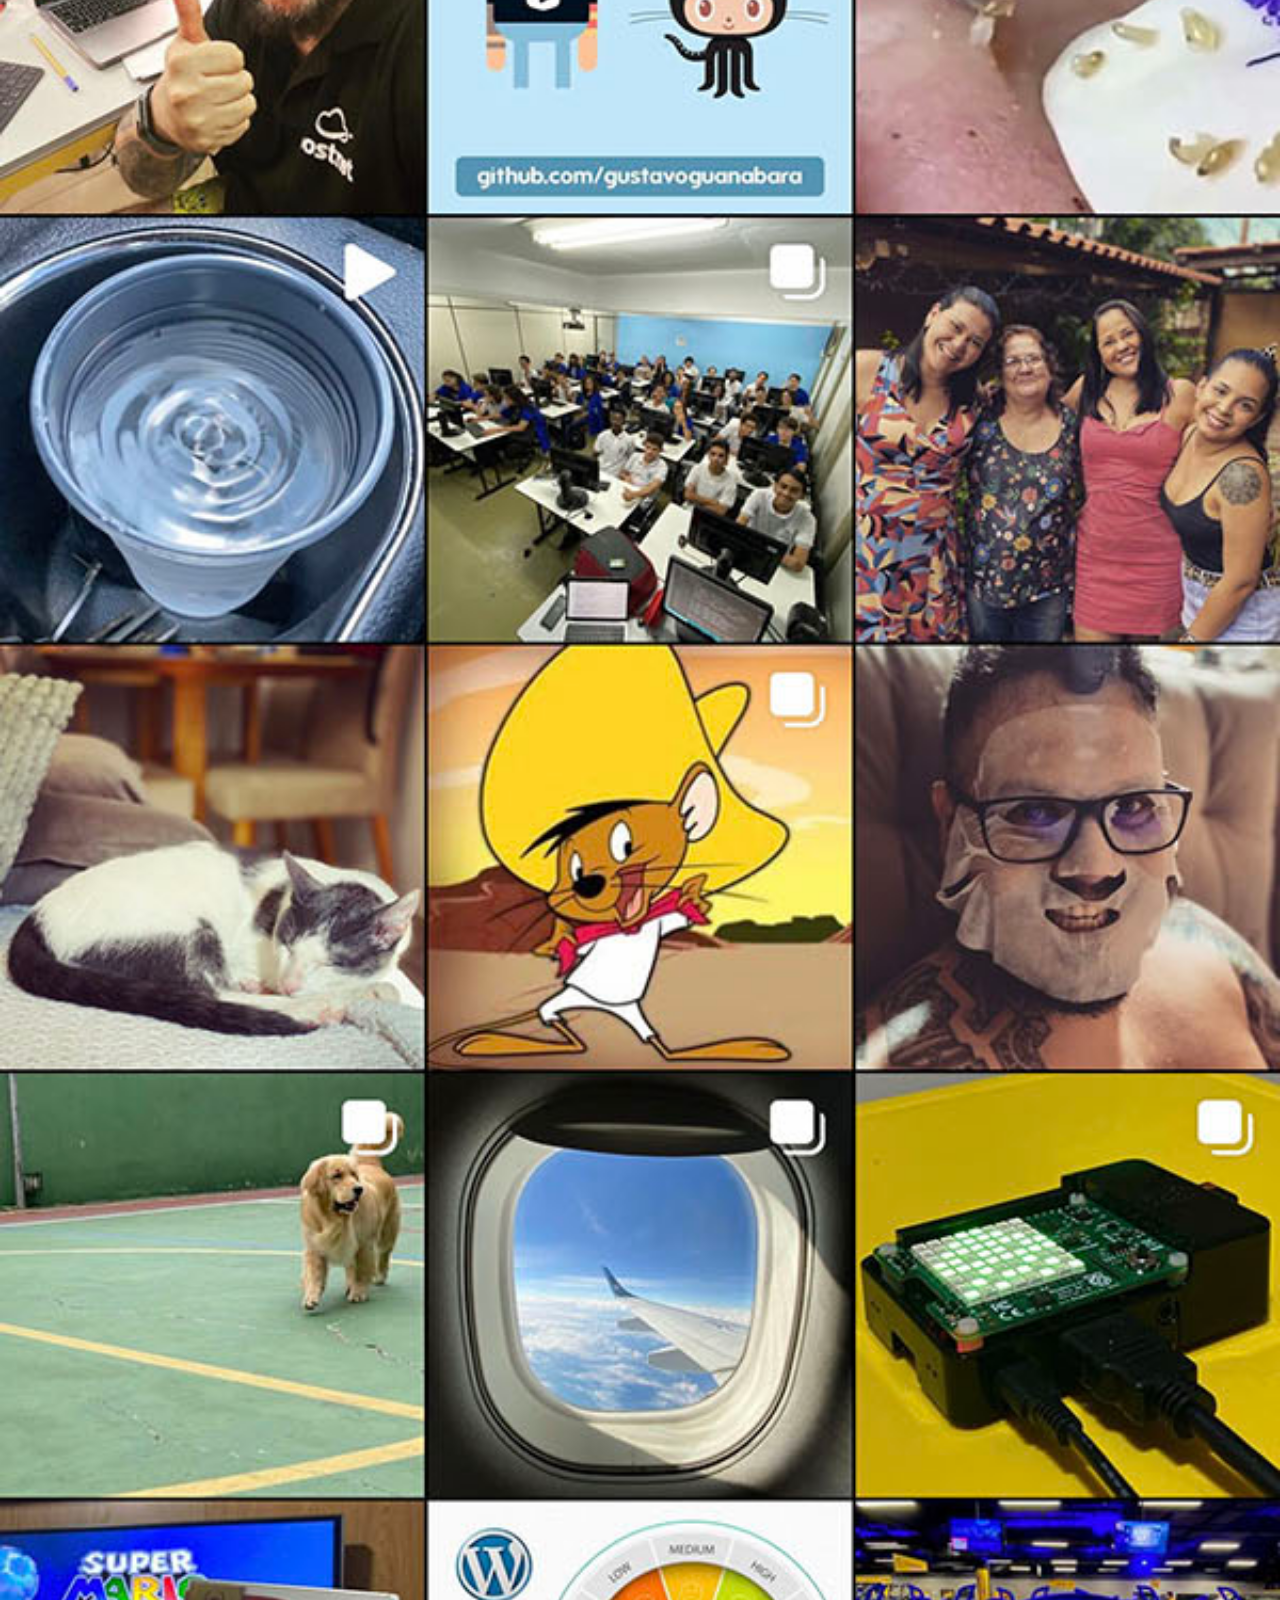
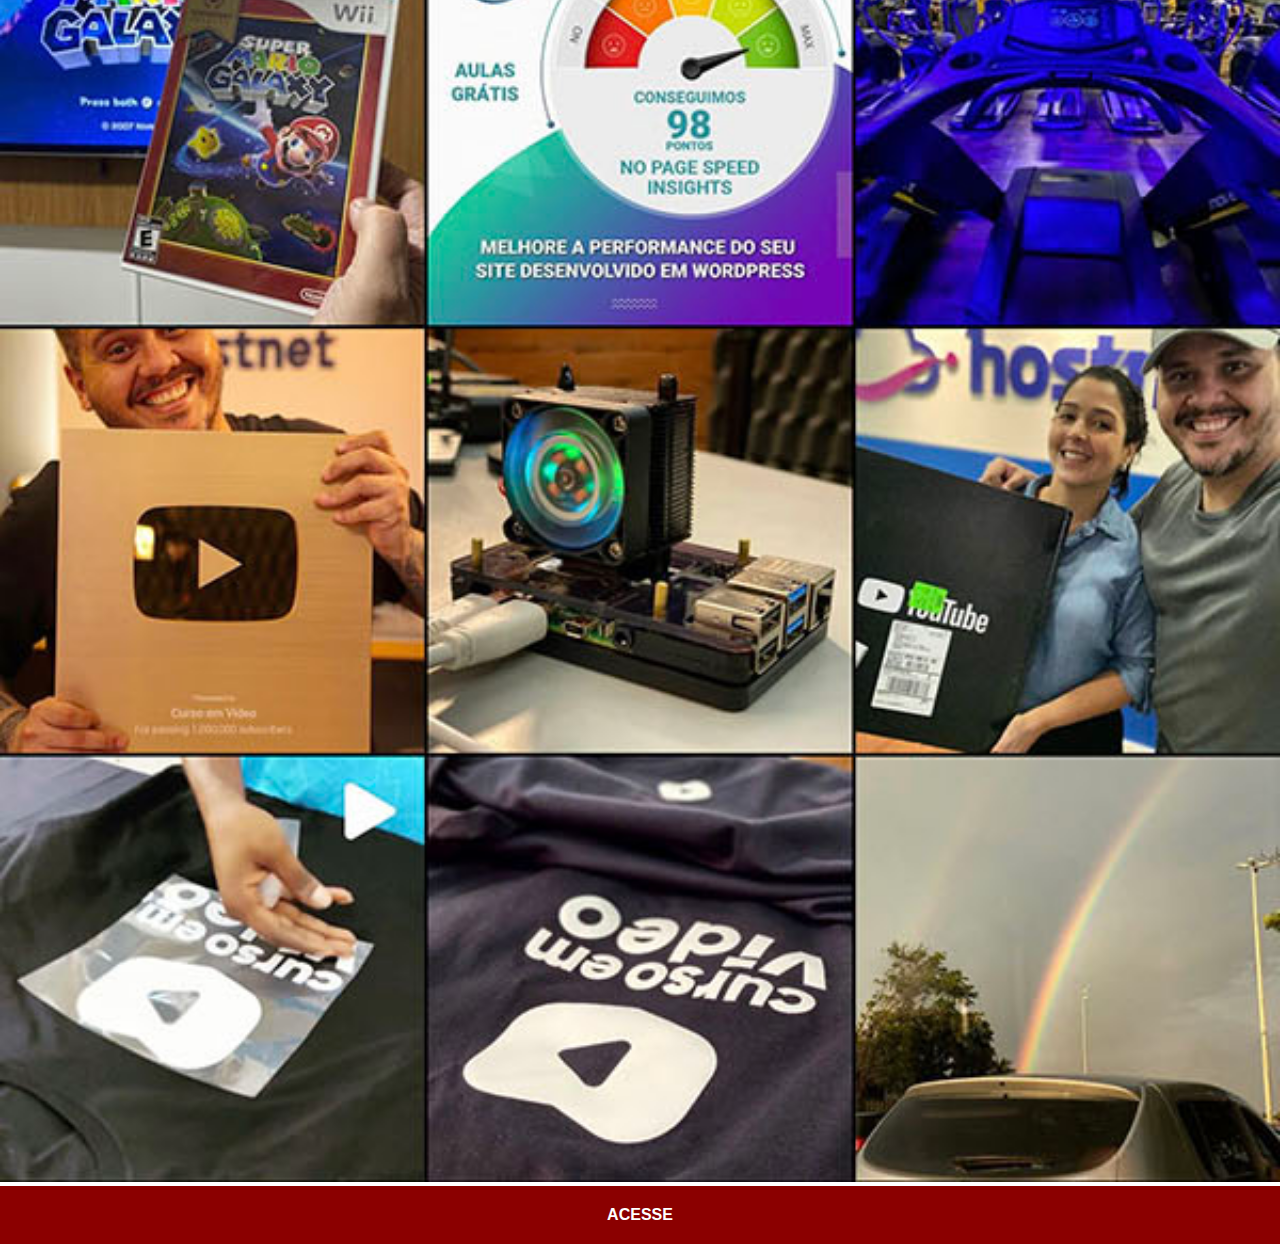
<file: instagram.html>
<!DOCTYPE html>
<html lang="pt-br">
<head>
    <meta charset="UTF-8">
    <meta http-equiv="X-UA-Compatible" content="IE=edge">
    <meta name="viewport" content="width=device-width, initial-scale=1.0">
    <link rel="stylesheet" href="estilos/social.css">
    <title>Instagram</title>
</head>
<body>
    <img src="imagens/tela-instagram.jpg" alt="">
    <a href="#">ACESSE</a>
</body>
</html>
</file>
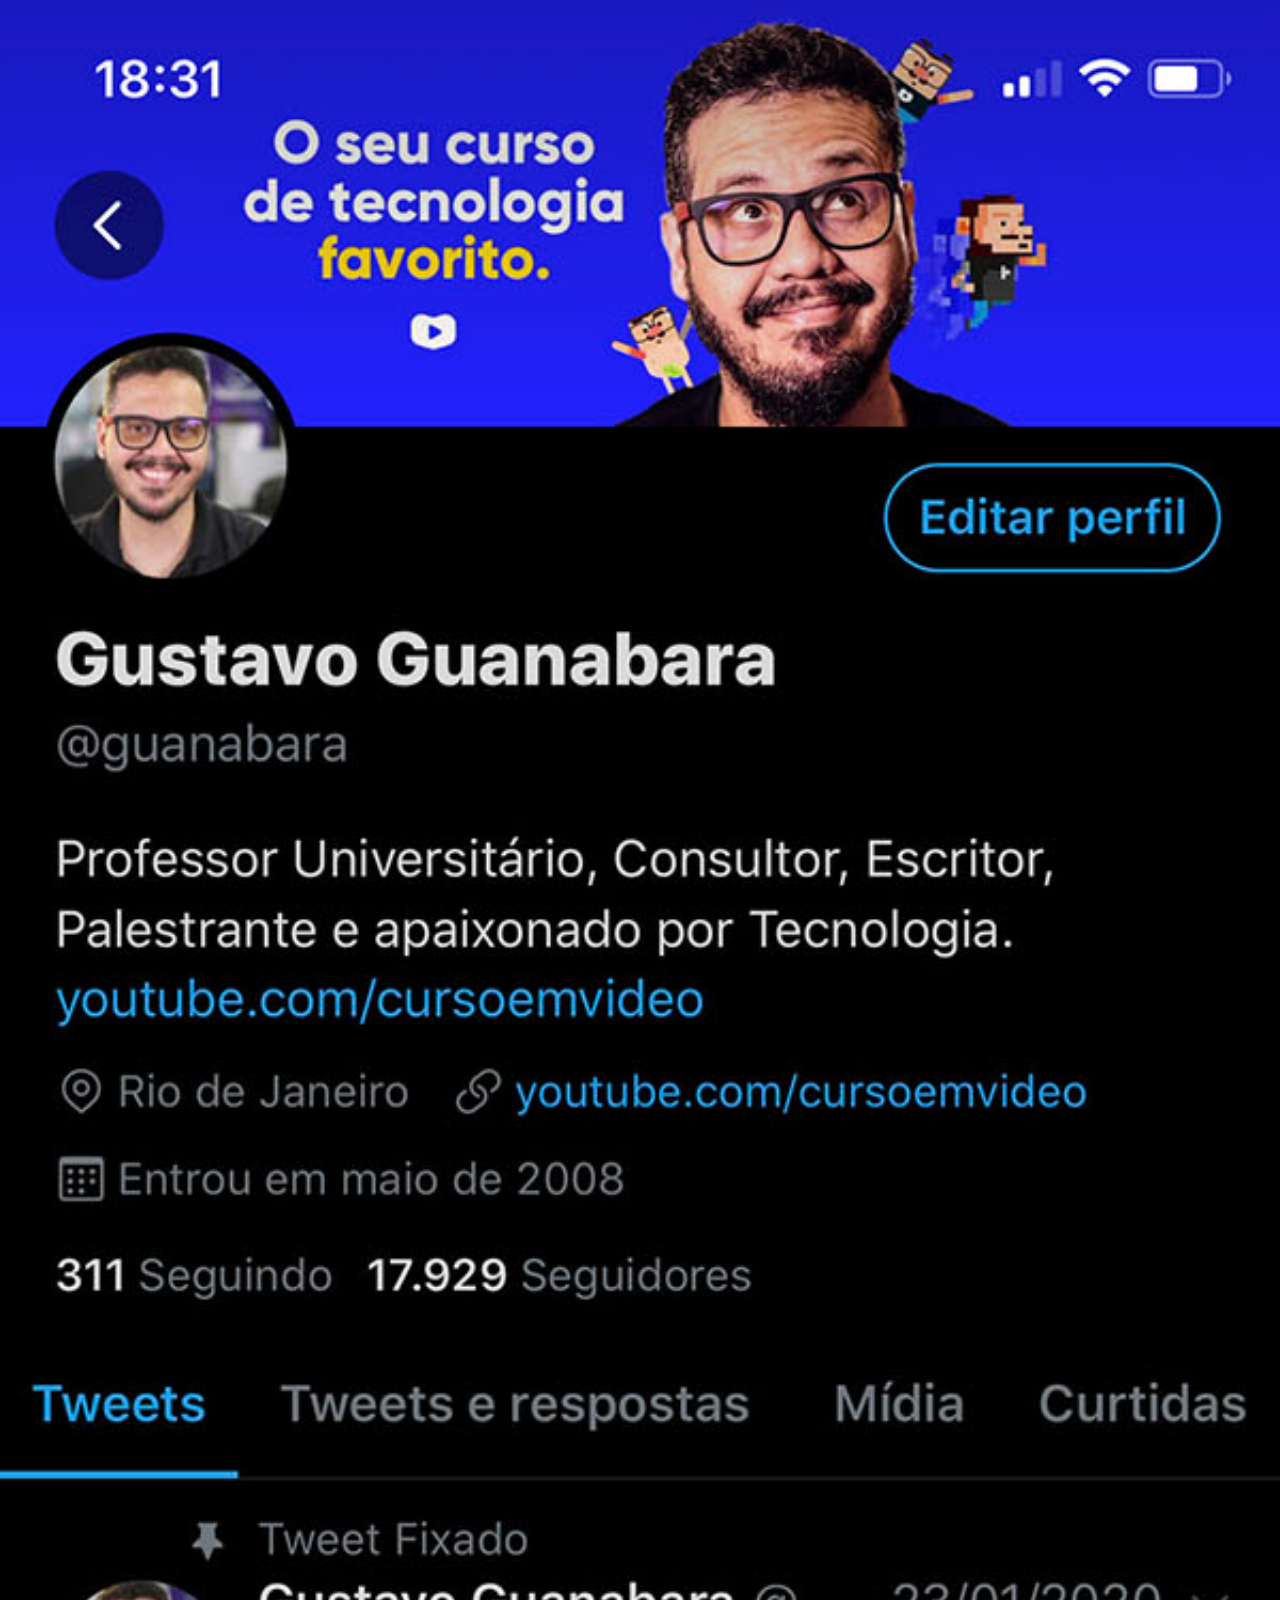
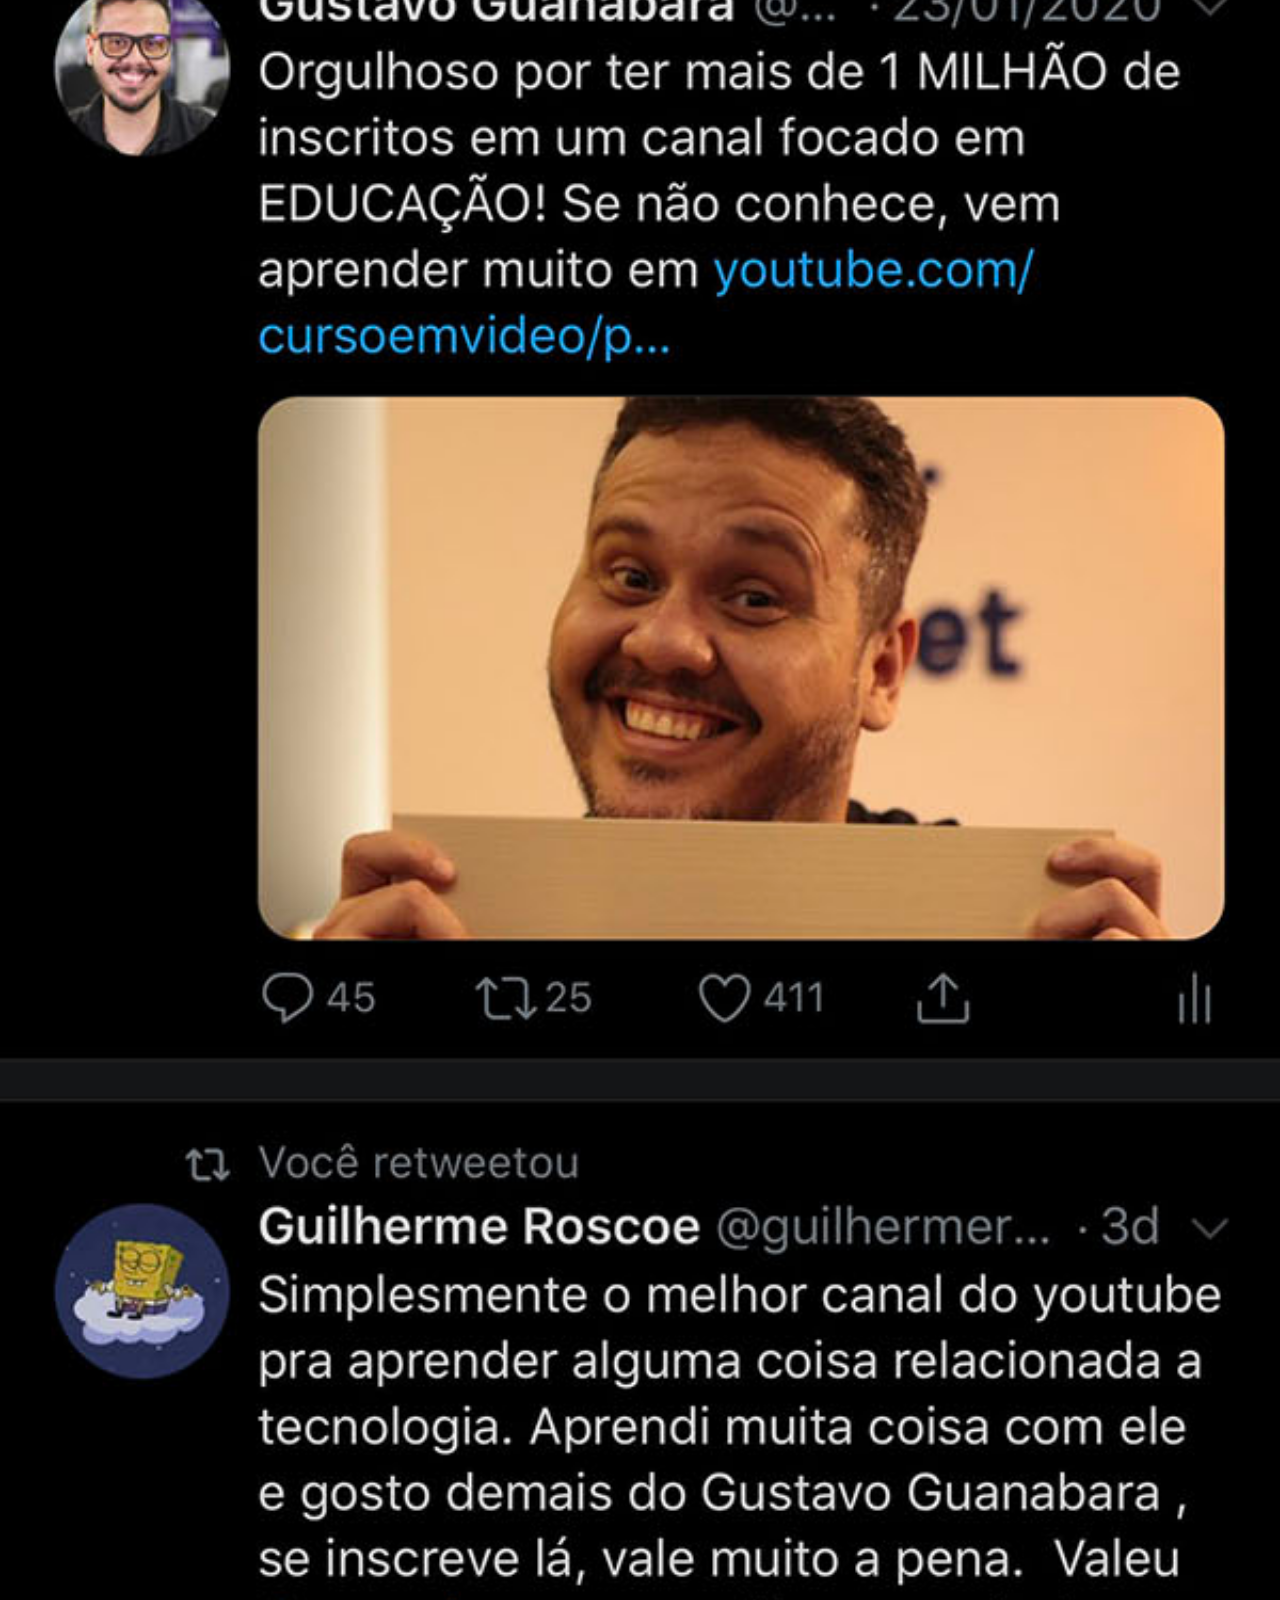
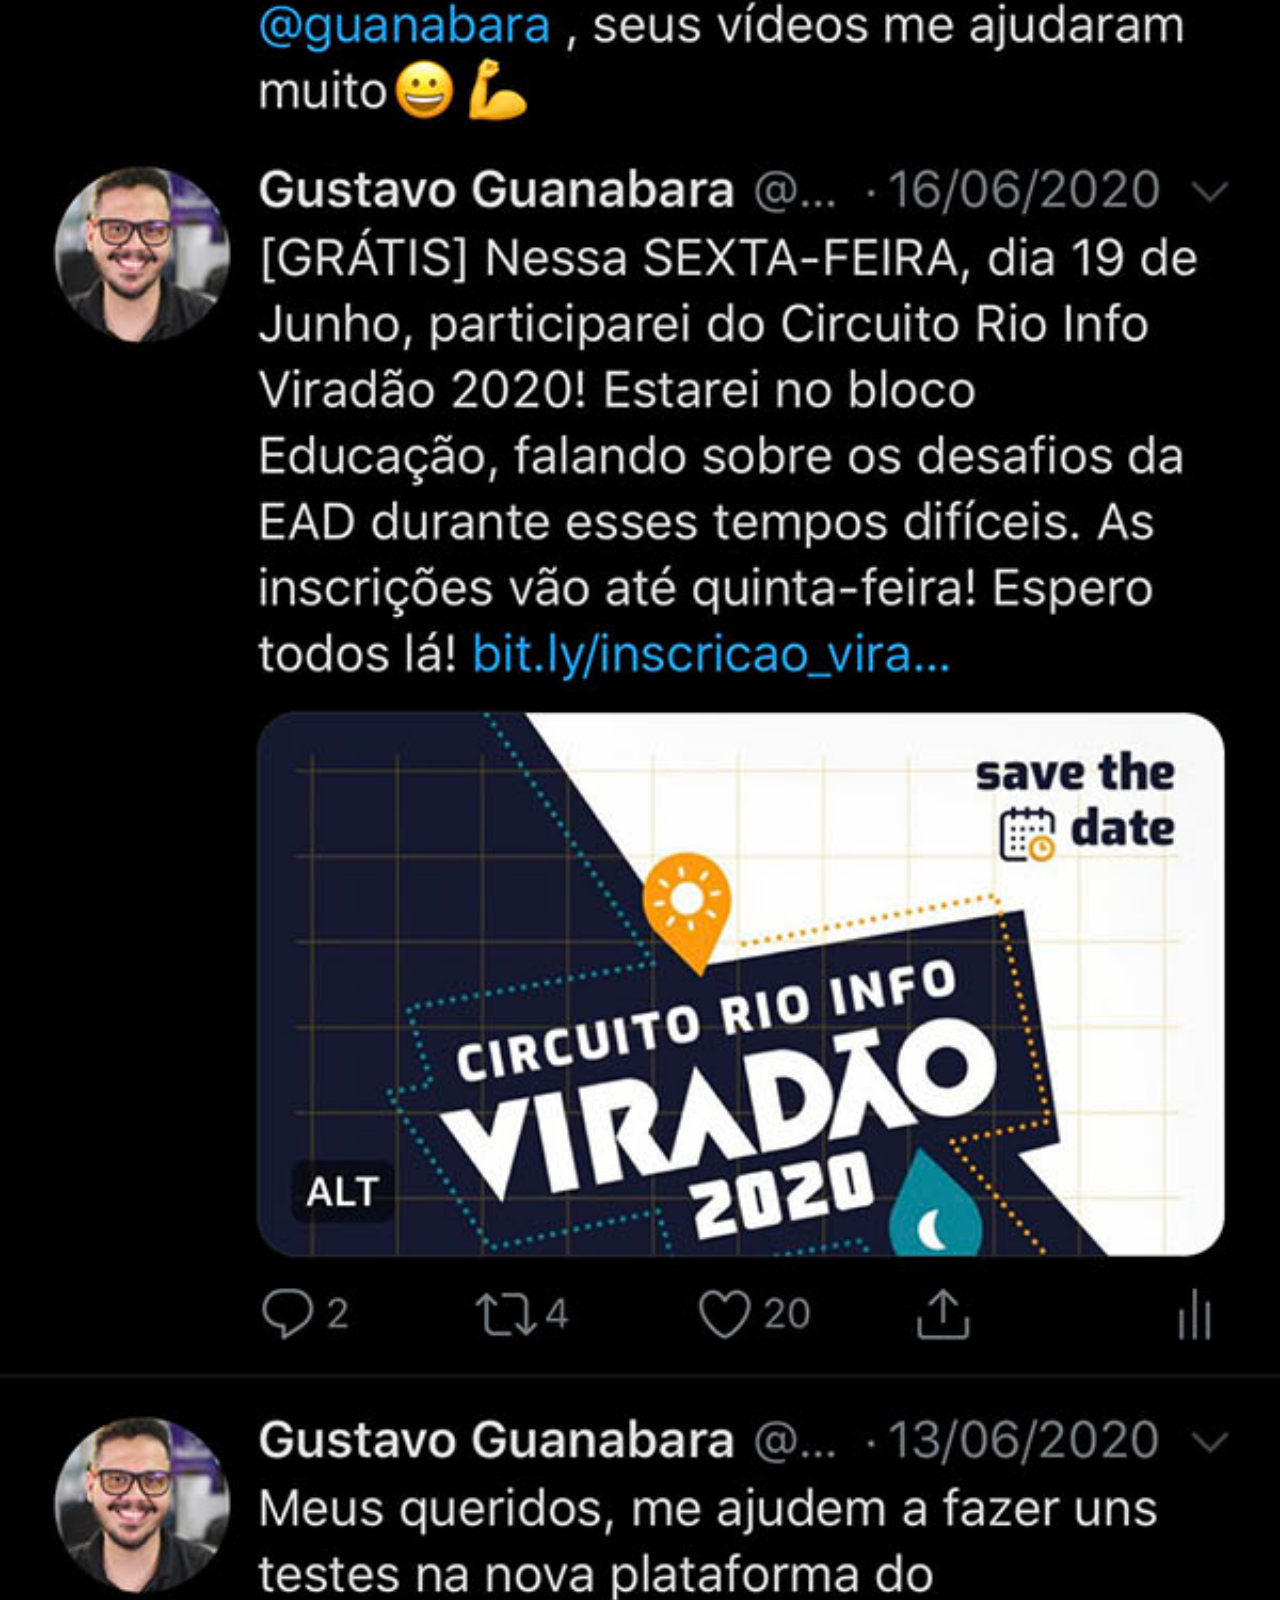
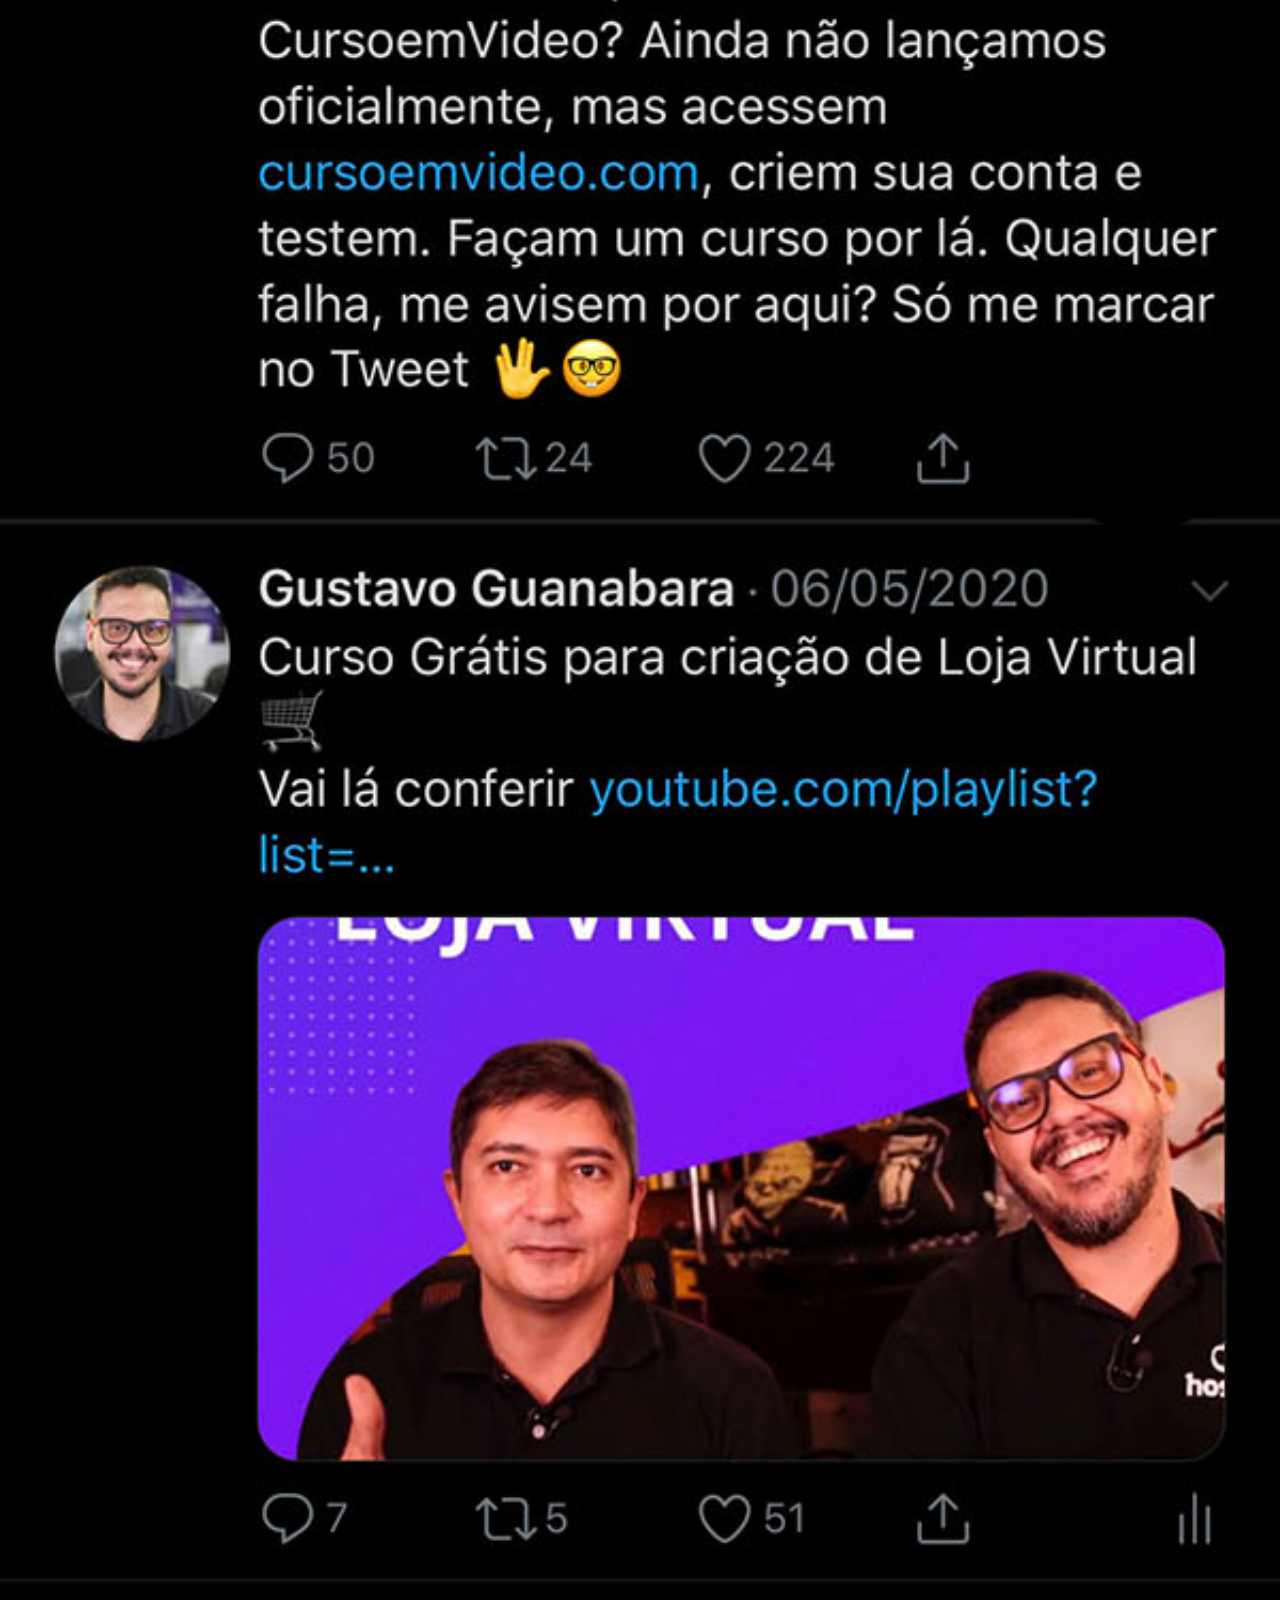
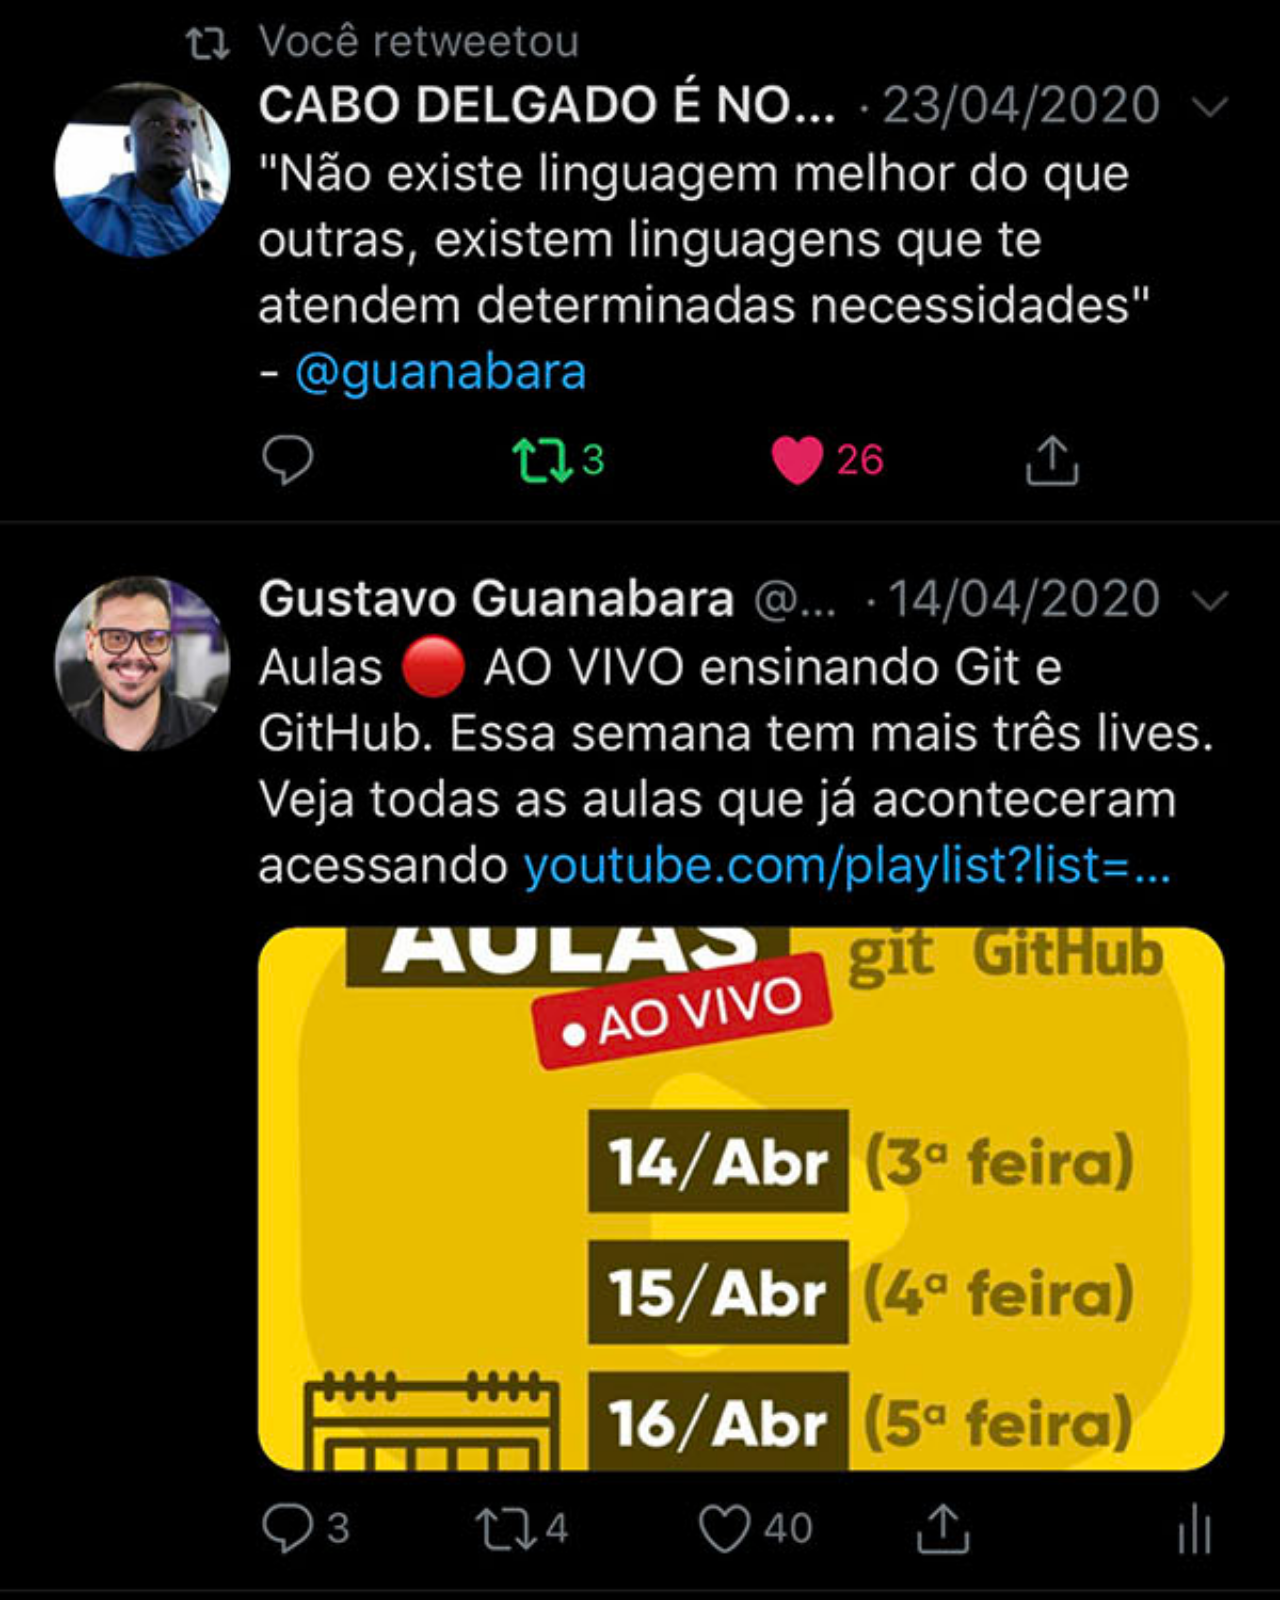
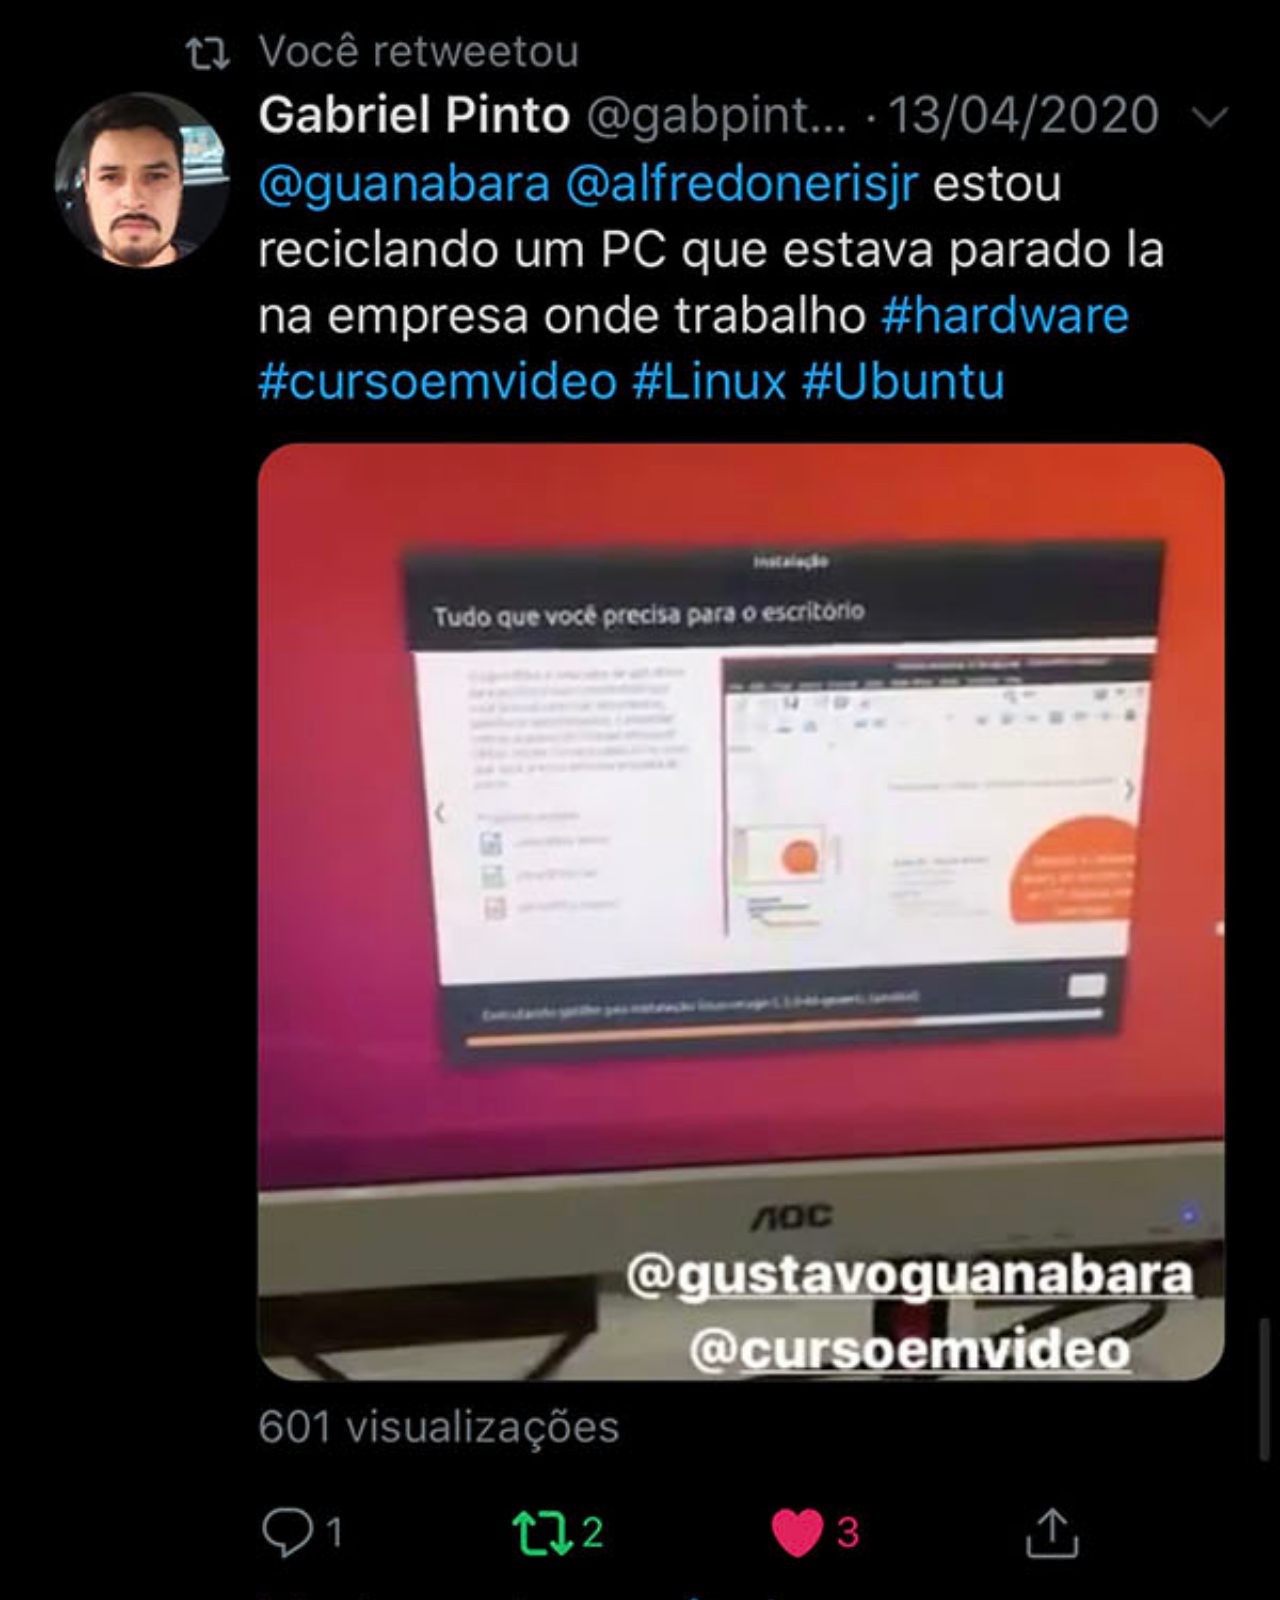
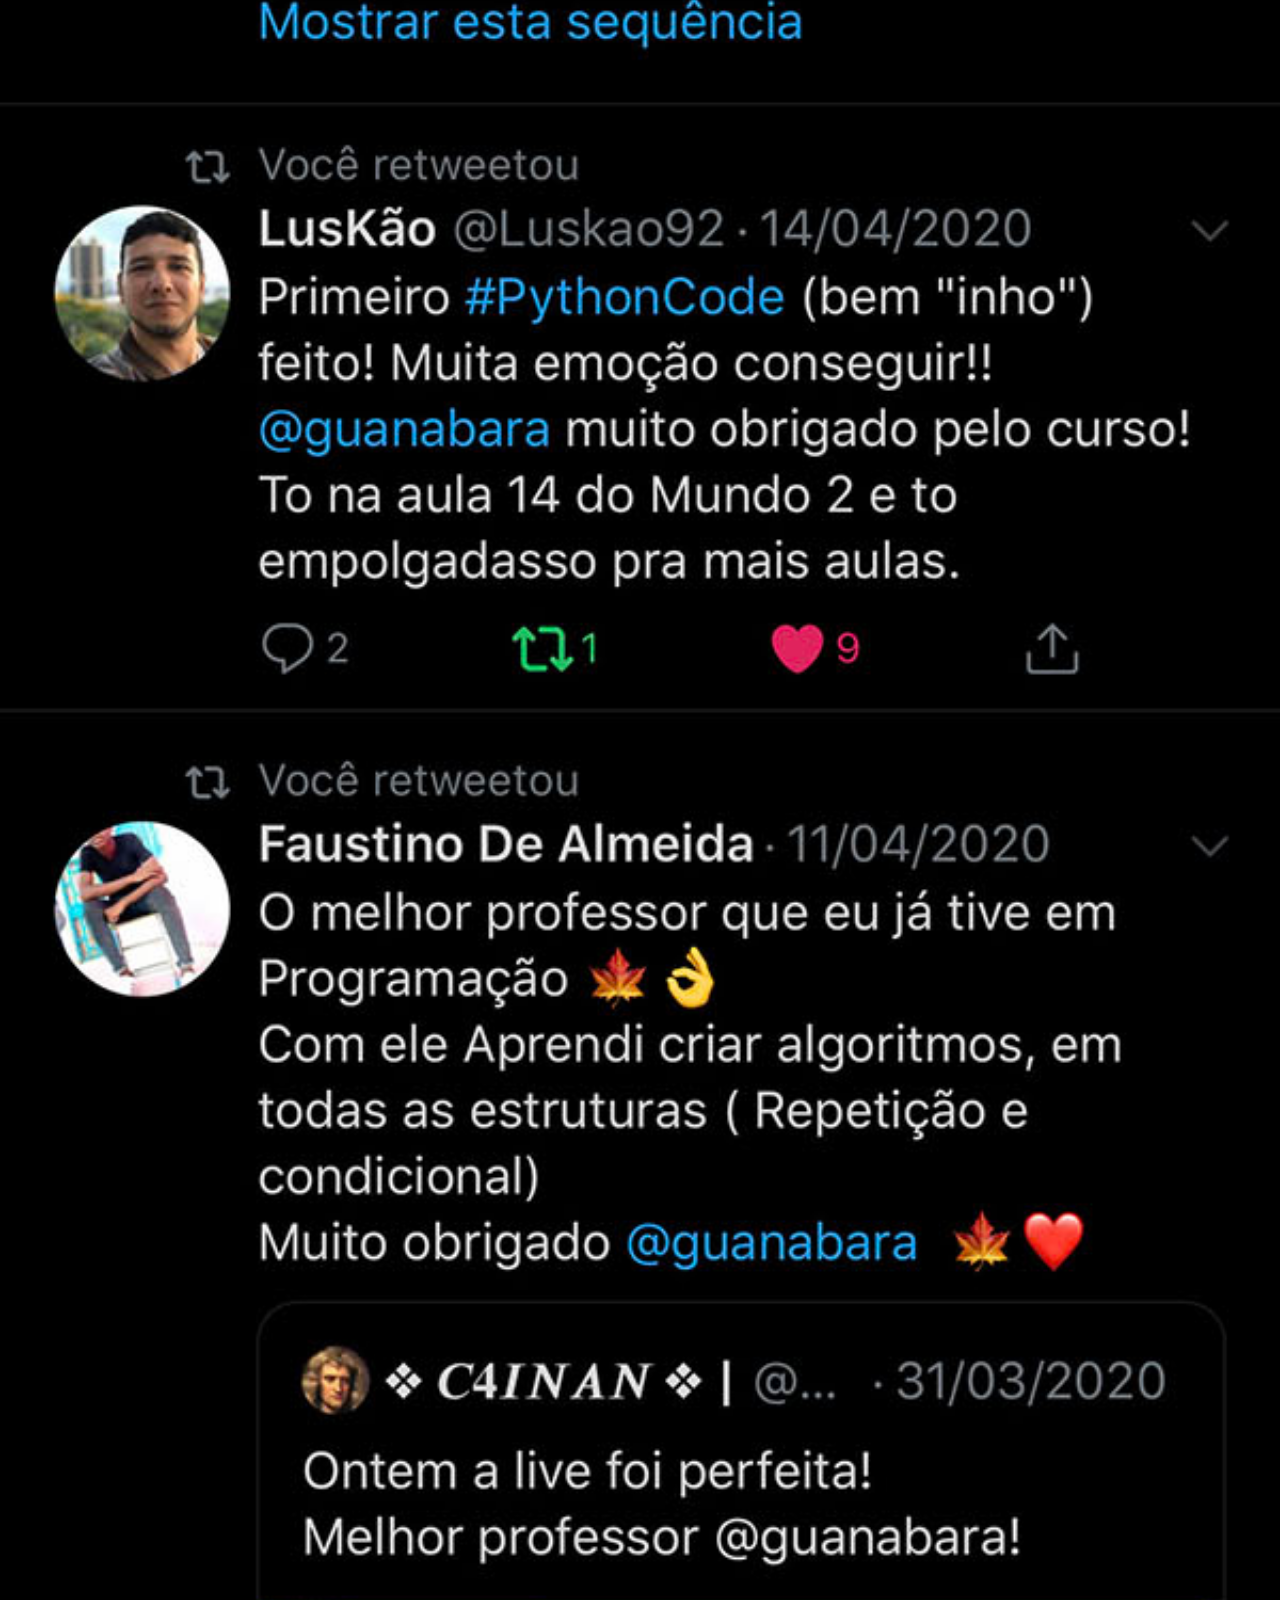
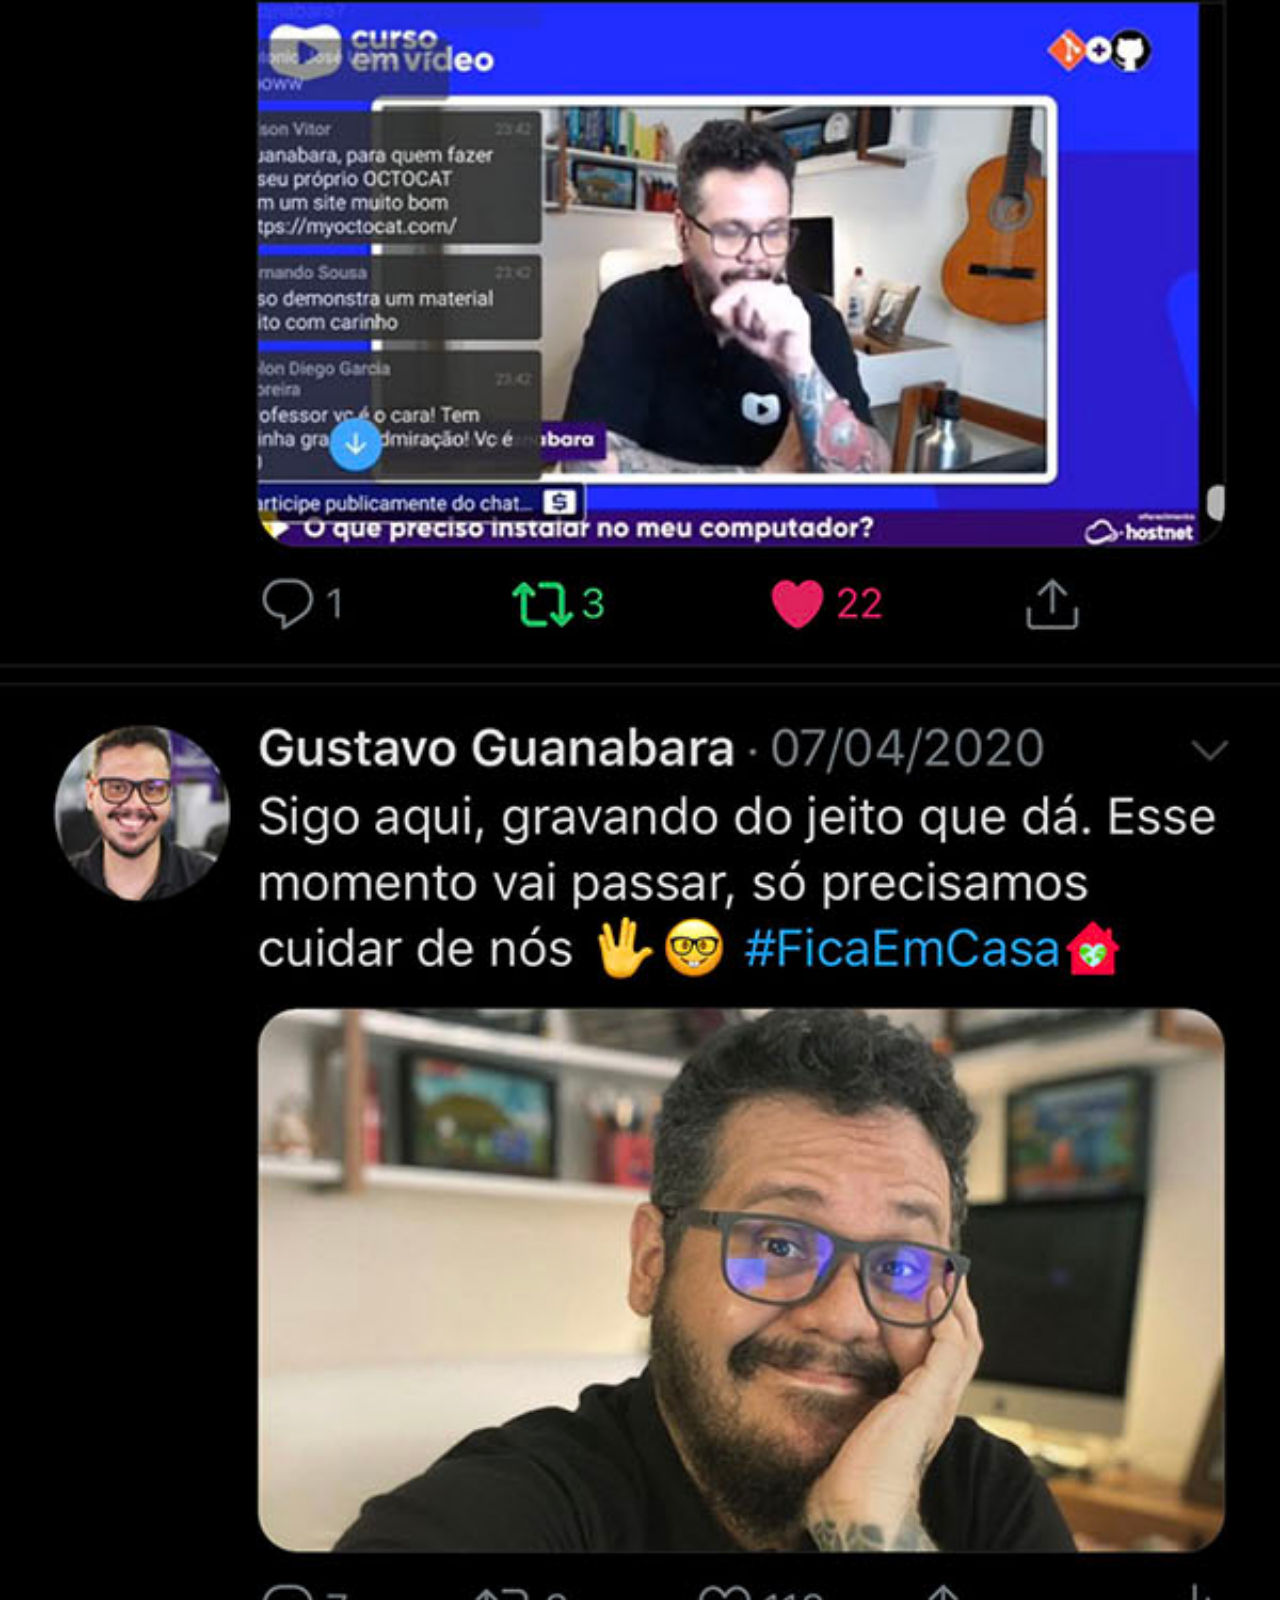
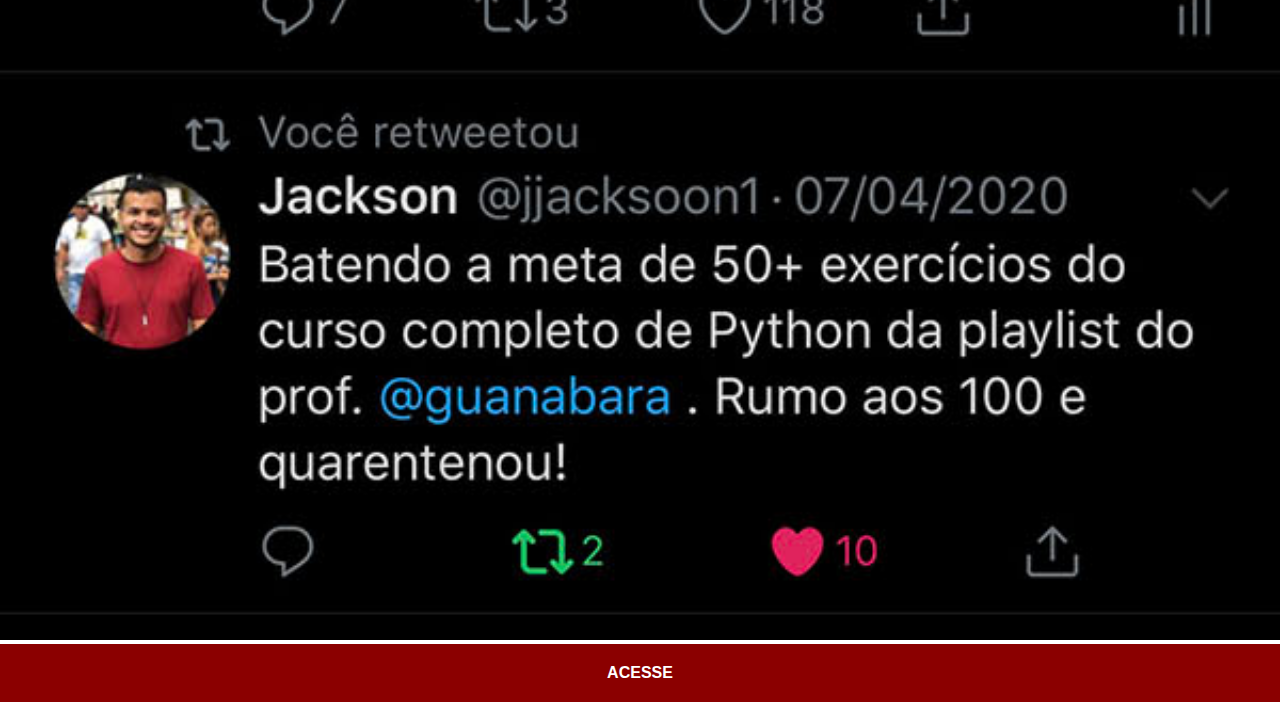
<file: twitter.html>
<!DOCTYPE html>
<html lang="pt-br">
<head>
    <meta charset="UTF-8">
    <meta http-equiv="X-UA-Compatible" content="IE=edge">
    <meta name="viewport" content="width=device-width, initial-scale=1.0">
    <link rel="stylesheet" href="estilos/social.css">
    <title>Twitter</title>
</head>
<body>
    <img src="imagens/tela-twitter.jpg" alt="">
    <a href="#">ACESSE</a>
</body>
</html>
</file>
<file: estilos/estilos.css>
@charset "UTF-8";

* {
    margin: 0px;
    padding: 0px;
    font-family: Arial, Helvetica, sans-serif;
}

html, body {
    height: 100vh;
    width: 100vw;
}


body {
    background: url('../imagens/fundo-madeira.jpg') no-repeat top center;
    background-size: cover;
    background-attachment: fixed;
}
main {
    position: relative;
    height: 100vh;
}

section#telefone {
    position: absolute;
    top: 50%;
    left: 50%;
    transform: translate(-50%, -50%);
    height: 627px;
    width: 311px;
    background: url('../imagens/frame-iphone.png') no-repeat;
}

iframe#tela {
    position: relative;
    top: 80px;
    left: 22px;
    width: 267px;
    height: 471px;
}

section#redes-sociais {
    text-align: right;
}

section#redes-sociais img{
    width: 50px;
    margin: 10px;
    border-radius: 50%;
    box-shadow: 2px 2px 5px rgba(0, 0, 0, 0.400);
    box-sizing: border-box;
}

section#redes-sociais img:hover{
    border: 2px solid rgba(255, 255, 255, 0.637);
    transform: translate(-3px, -3px);
    box-shadow: 5px 5px 10px rgba(0, 0, 0, 0.623);
    transition: transform 0.3s, border 1s;
}
</file>
<file: estilos/social.css>
@charset "UTF-8";

* {
    margin: 0px;
    padding: 0px;
    font-family: Arial, Helvetica, sans-serif;
}

::-webkit-scrollbar {
    width: 0px;
    height: 0px;
}

img {
    width: 100vw;
}

a {
    display: block;
    background-color: darkred;
    color: white;
    padding: 20px;
    text-align: center;
    font-weight: bolder;
    text-decoration: none;
}

a:hover {
    background-color: red;
}
</file>
